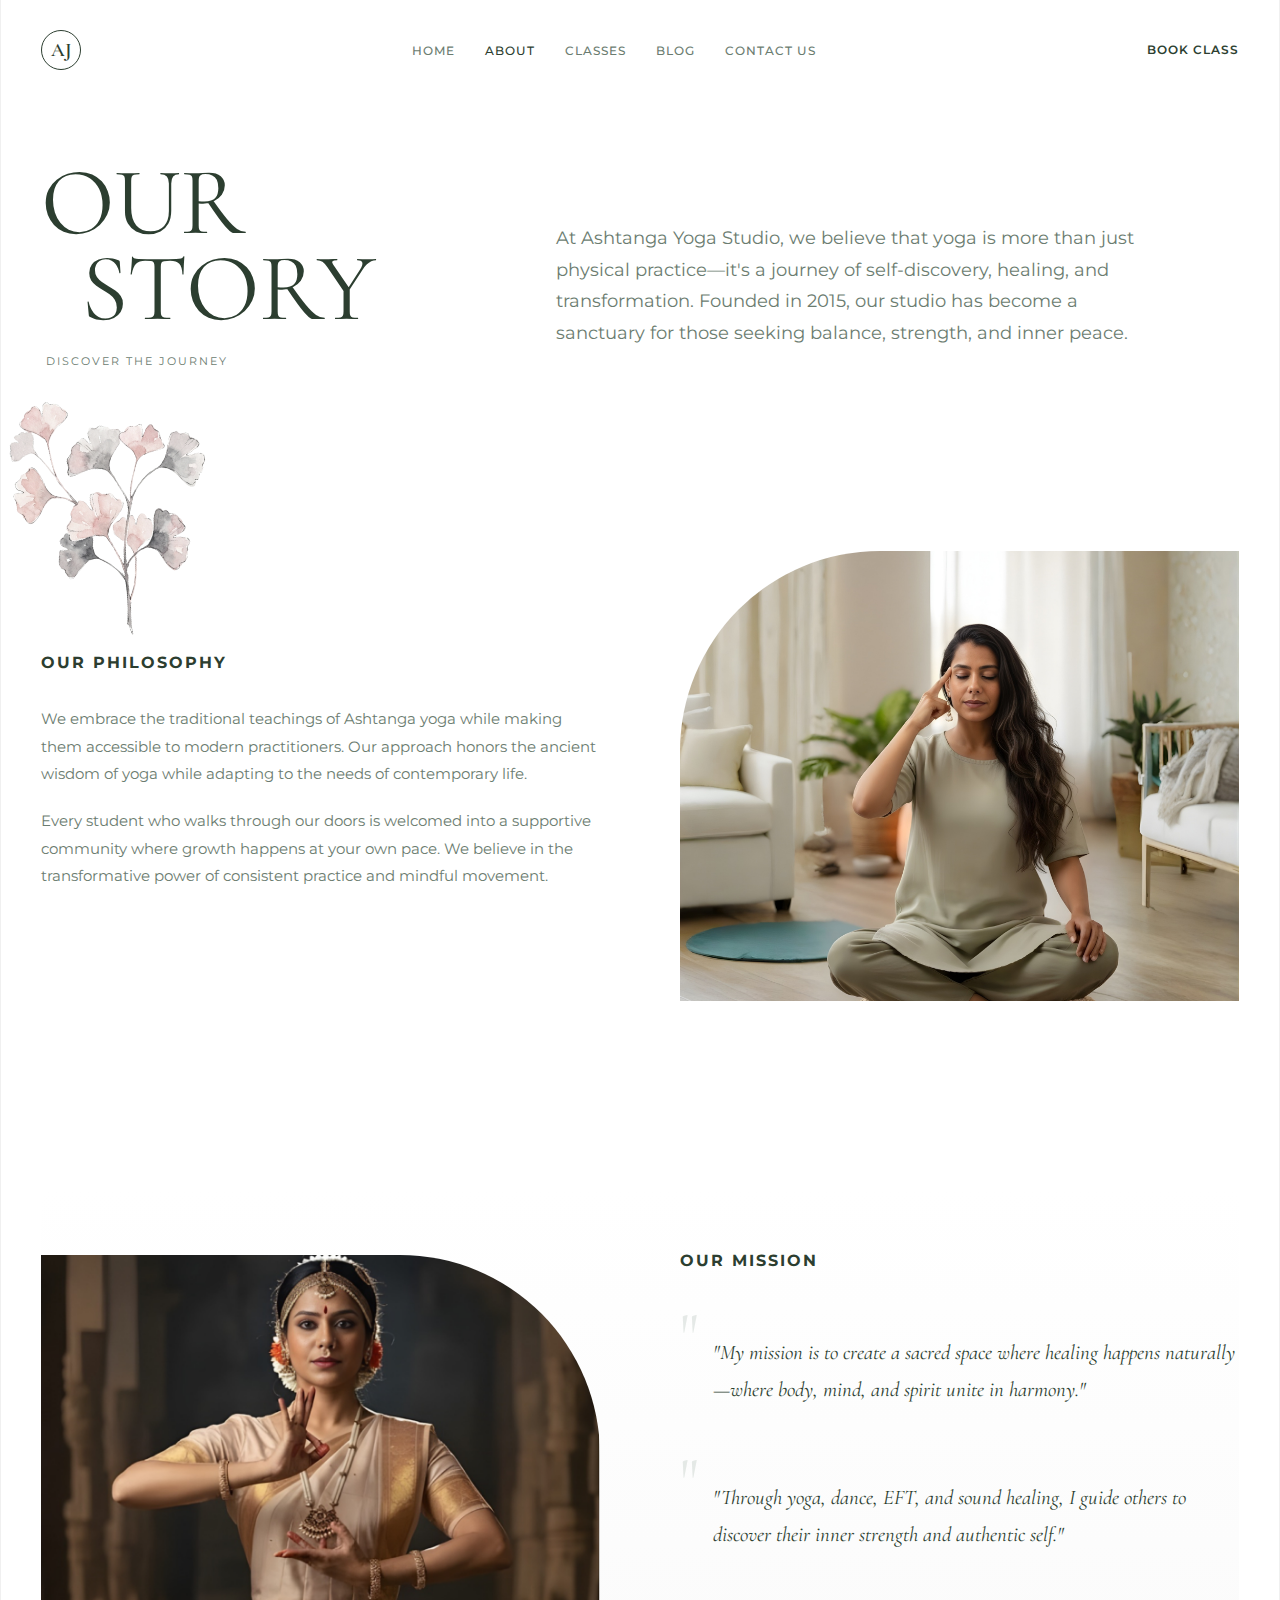
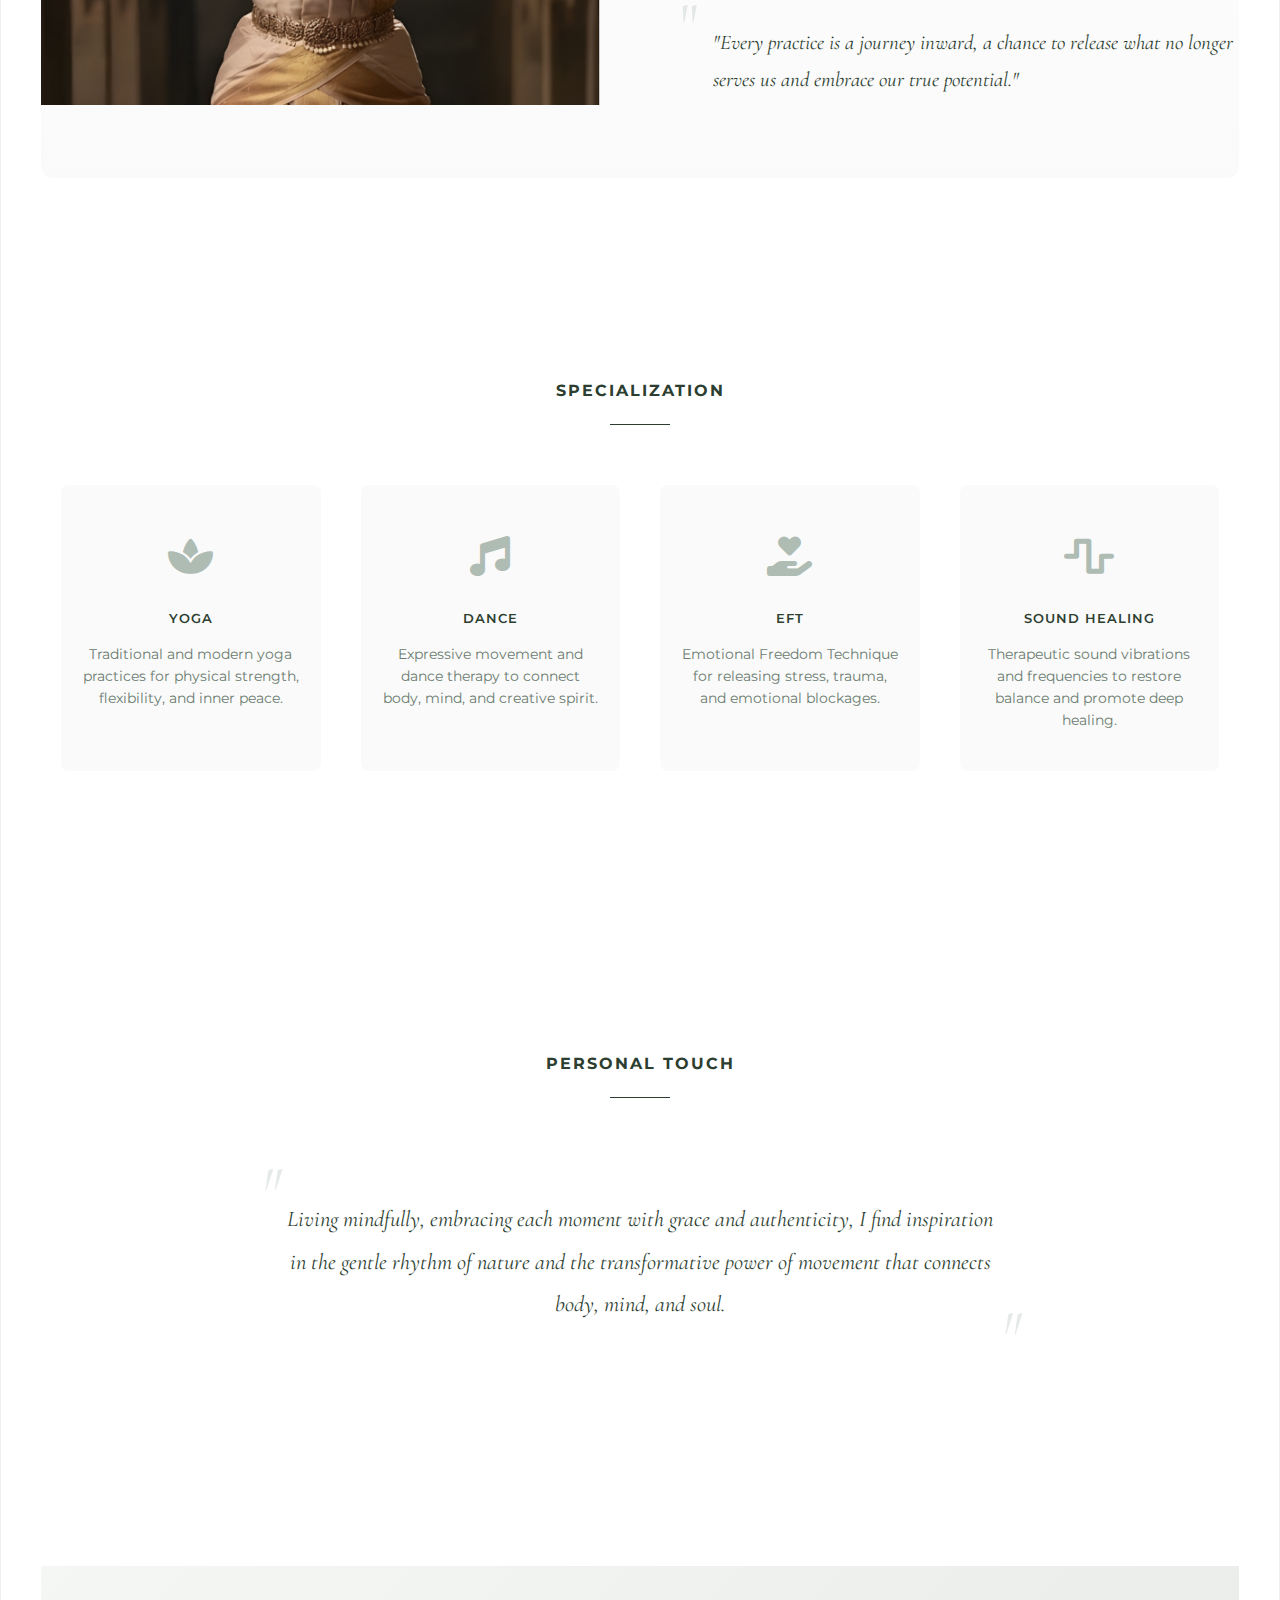
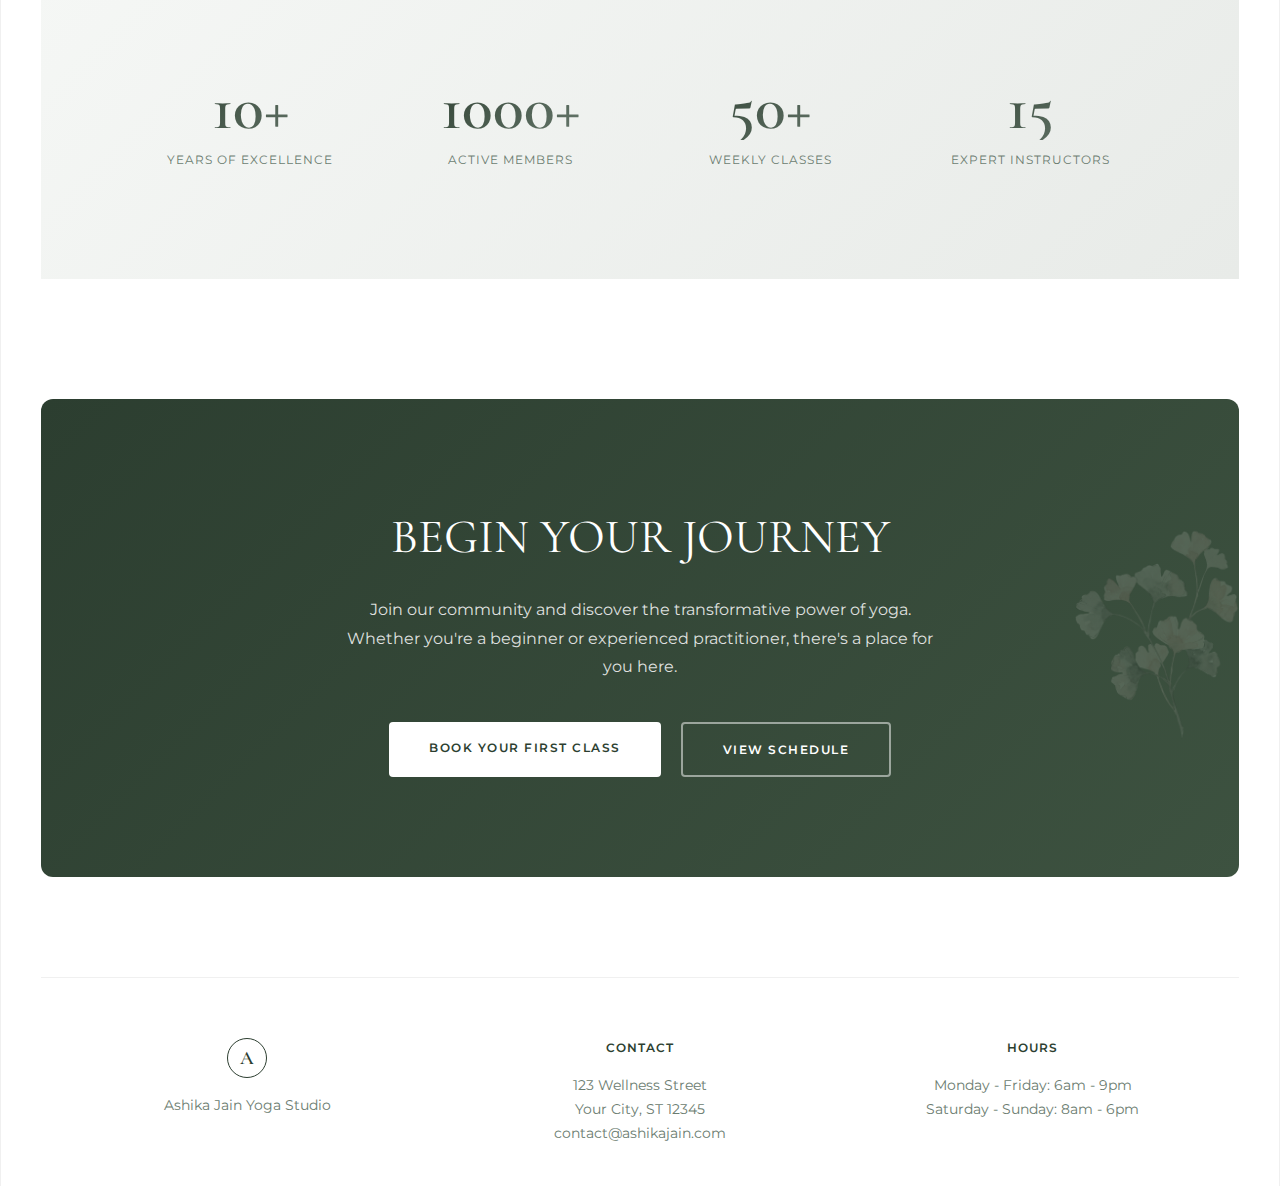
<file: about.html>
<!DOCTYPE html>
<html lang="en">

<head>
    <meta charset="UTF-8">
    <meta name="viewport" content="width=device-width, initial-scale=1.0">
    
    <!-- Primary Meta Tags -->
    <title>About Us - Ashika Jain Yoga Studio | Our Story, Philosophy & Mission</title>
    <meta name="title" content="About Us - Ashika Jain Yoga Studio | Our Story, Philosophy & Mission">
    <meta name="description" content="Learn about Ashika Jain Yoga Studio's journey, philosophy, and mission. Discover our holistic approach to wellness through yoga, dance therapy, EFT, and sound healing. Founded in 2015, we've helped thousands find balance and inner peace.">
    <meta name="keywords" content="about yoga studio, yoga philosophy, wellness mission, Ashika Jain story, holistic wellness approach, yoga studio history, yoga instructors, wellness coach">
    <meta name="author" content="Ashika Jain">
    <meta name="robots" content="index, follow">
    <meta name="language" content="English">
    
    <!-- Canonical URL -->
    <link rel="canonical" href="https://www.ashikajain.com/about.html">
    
    <!-- Open Graph / Facebook -->
    <meta property="og:type" content="website">
    <meta property="og:url" content="https://www.ashikajain.com/about.html">
    <meta property="og:title" content="About Us - Ashika Jain Yoga Studio | Our Story, Philosophy & Mission">
    <meta property="og:description" content="Learn about Ashika Jain Yoga Studio's journey, philosophy, and mission. Discover our holistic approach to wellness.">
    <meta property="og:image" content="https://www.ashikajain.com/images/eftf.png">
    <meta property="og:site_name" content="Ashika Jain Yoga Studio">
    
    <!-- Twitter -->
    <meta name="twitter:card" content="summary_large_image">
    <meta name="twitter:url" content="https://www.ashikajain.com/about.html">
    <meta name="twitter:title" content="About Us - Ashika Jain Yoga Studio">
    <meta name="twitter:description" content="Learn about Ashika Jain Yoga Studio's journey, philosophy, and mission.">
    <meta name="twitter:image" content="https://www.ashikajain.com/images/eftf.png">
    
    <!-- Favicon -->
    <link rel="icon" type="image/png" href="images/ylogo.png">
    
    <link rel="preconnect" href="https://fonts.googleapis.com">
    <link rel="preconnect" href="https://fonts.gstatic.com" crossorigin>
    <link
        href="https://fonts.googleapis.com/css2?family=Cormorant+Garamond:ital,wght@0,300;0,400;0,600;1,400&family=Montserrat:wght@300;400;500;600&display=swap"
        rel="stylesheet">
    <link rel="stylesheet" href="style.css">
    <link rel="stylesheet" href="about-style.css">
    <!-- FontAwesome for icons -->
    <link rel="stylesheet" href="https://cdnjs.cloudflare.com/ajax/libs/font-awesome/6.4.0/css/all.min.css">
    
    <!-- Schema.org Structured Data -->
    <script type="application/ld+json">
    {
      "@context": "https://schema.org",
      "@type": "AboutPage",
      "mainEntity": {
        "@type": "Organization",
        "name": "Ashika Jain Yoga Studio",
        "foundingDate": "2015",
        "founder": {
          "@type": "Person",
          "name": "Ashika Jain",
          "jobTitle": "Wellness Coach"
        },
        "description": "A holistic wellness studio offering Ashtanga Yoga, Dance Therapy, EFT Tapping, and Sound Healing. Founded in 2015, we've become a sanctuary for those seeking balance, strength, and inner peace.",
        "address": {
          "@type": "PostalAddress",
          "streetAddress": "123 Wellness Street",
          "addressLocality": "Your City",
          "addressRegion": "ST",
          "postalCode": "12345",
          "addressCountry": "US"
        },
        "aggregateRating": {
          "@type": "AggregateRating",
          "ratingValue": "4.9",
          "reviewCount": "1000"
        }
      }
    }
    </script>
</head>

<body>

    <div class="main-container">
        <!-- Header -->
        <header>
            <div class="logo">
                <div class="logo-circle">AJ</div>
            </div>
            <nav>
                <ul>
                    <li><a href="index.html">HOME</a></li>
                    <li><a href="about.html" class="active">ABOUT</a></li>
                    <li><a href="classes.html">CLASSES</a></li>
                    <li><a href="blog.html">BLOG</a></li>
                    <li><a href="contact.html">CONTACT US</a></li>
                </ul>
            </nav>
            <div class="header-actions">
                <a href="contact.html#contact-form" class="book-btn">BOOK CLASS</a>
                <div class="menu-icon" id="mobile-menu-toggle">
                    <i class="fa-solid fa-bars"></i>
                </div>
            </div>
        </header>

        <!-- Mobile Menu Overlay -->
        <div class="mobile-menu-overlay" id="mobile-menu">
            <div class="mobile-menu-content">
                <div class="mobile-menu-header">
                    <div class="logo-circle">AJ</div>
                    <button class="mobile-menu-close" id="mobile-menu-close">
                        <i class="fa-solid fa-times"></i>
                    </button>
                </div>
                <nav class="mobile-nav">
                    <ul>
                        <li><a href="index.html" class="mobile-nav-link">HOME</a></li>
                        <li><a href="about.html" class="mobile-nav-link">ABOUT</a></li>
                        <li><a href="classes.html" class="mobile-nav-link">CLASSES</a></li>
                        <li><a href="blog.html" class="mobile-nav-link">BLOG</a></li>
                        <li><a href="contact.html" class="mobile-nav-link">CONTACT US</a></li>
                    </ul>
                </nav>
                <div class="mobile-menu-footer">
                    <a href="contact.html#contact-form" class="mobile-book-btn">BOOK CLASS</a>
                </div>
            </div>
        </div>

        <!-- About Hero Section -->
        <section class="about-hero">
            <div class="about-hero-content">
                <h1>OUR<br><span class="highlight">STORY</span></h1>
                <p class="subtitle">DISCOVER THE JOURNEY</p>
                <div class="floral-decoration-left">
                    <img src="floral.png" alt="Decorative floral pattern for yoga studio">
                </div>
            </div>
            <div class="about-hero-text">
                <p class="intro-text">At Ashtanga Yoga Studio, we believe that yoga is more than just physical
                    practice—it's a journey of self-discovery, healing, and transformation. Founded in 2015, our studio
                    has become a sanctuary for those seeking balance, strength, and inner peace.</p>
            </div>
        </section>

        <!-- Philosophy Section -->
        <section class="philosophy-section">
            <div class="philosophy-content">
                <h2>OUR PHILOSOPHY</h2>
                <div class="philosophy-text">
                    <p>We embrace the traditional teachings of Ashtanga yoga while making them accessible to modern
                        practitioners. Our approach honors the ancient wisdom of yoga while adapting to the needs of
                        contemporary life.</p>
                    <p>Every student who walks through our doors is welcomed into a supportive community where growth
                        happens at your own pace. We believe in the transformative power of consistent practice and
                        mindful movement.</p>
                </div>
            </div>
            <div class="philosophy-image">
                <div class="image-frame">
                    <img src="images/eftf.png" alt="Yoga philosophy and holistic wellness practice at Ashika Jain Studio">
                </div>
            </div>
        </section>

        <!-- Mission Section -->
        <section class="mission-section">
            <div class="mission-image">
                <div class="image-frame">
                    <img src="images/dancef.png" alt="Dance therapy mission - Creating sacred space for healing and transformation">
                </div>
            </div>
            <div class="mission-content">
                <h2>OUR MISSION</h2>
                <div class="mission-thoughts">
                    <blockquote class="highlighted-thought">
                        <p class="thought-text">"My mission is to create a sacred space where healing happens naturally—where body, mind, and spirit unite in harmony."</p>
                    </blockquote>
                    <blockquote class="highlighted-thought">
                        <p class="thought-text">"Through yoga, dance, EFT, and sound healing, I guide others to discover their inner strength and authentic self."</p>
                    </blockquote>
                    <blockquote class="highlighted-thought">
                        <p class="thought-text">"Every practice is a journey inward, a chance to release what no longer serves us and embrace our true potential."</p>
                    </blockquote>
                </div>
            </div>
        </section>

        <!-- Specialization Section -->
        <section class="values-section">
            <h2 class="section-title">SPECIALIZATION</h2>
            <div class="values-grid">
                <div class="value-card">
                    <div class="value-icon">
                        <i class="fa-solid fa-spa"></i>
                    </div>
                    <h3>YOGA</h3>
                    <p>Traditional and modern yoga practices for physical strength, flexibility, and inner peace.</p>
                </div>
                <div class="value-card">
                    <div class="value-icon">
                        <i class="fa-solid fa-music"></i>
                    </div>
                    <h3>DANCE</h3>
                    <p>Expressive movement and dance therapy to connect body, mind, and creative spirit.</p>
                </div>
                <div class="value-card">
                    <div class="value-icon">
                        <i class="fa-solid fa-hand-holding-heart"></i>
                    </div>
                    <h3>EFT</h3>
                    <p>Emotional Freedom Technique for releasing stress, trauma, and emotional blockages.</p>
                </div>
                <div class="value-card">
                    <div class="value-icon">
                        <i class="fa-solid fa-wave-square"></i>
                    </div>
                    <h3>SOUND HEALING</h3>
                    <p>Therapeutic sound vibrations and frequencies to restore balance and promote deep healing.</p>
                </div>
            </div>
        </section>

        <!-- Personal Touch Section -->
        <section class="personal-touch-section">
            <h2 class="section-title">PERSONAL TOUCH</h2>
            <div class="personal-touch-content">
                <p class="personal-text">Living mindfully, embracing each moment with grace and authenticity, I find inspiration in the gentle rhythm of nature and the transformative power of movement that connects body, mind, and soul.</p>
            </div>
        </section>

        <!-- Stats Section -->
        <section class="stats-section">
            <div class="stats-grid">
                <div class="stat-item">
                    <div class="stat-number">10+</div>
                    <div class="stat-label">Years of Excellence</div>
                </div>
                <div class="stat-item">
                    <div class="stat-number">1000+</div>
                    <div class="stat-label">Active Members</div>
                </div>
                <div class="stat-item">
                    <div class="stat-number">50+</div>
                    <div class="stat-label">Weekly Classes</div>
                </div>
                <div class="stat-item">
                    <div class="stat-number">15</div>
                    <div class="stat-label">Expert Instructors</div>
                </div>
            </div>
        </section>

        <!-- CTA Section -->
        <section class="cta-section">
            <div class="cta-content">
                <h2>BEGIN YOUR JOURNEY</h2>
                <p>Join our community and discover the transformative power of yoga. Whether you're a beginner or
                    experienced practitioner, there's a place for you here.</p>
                <div class="cta-buttons">
                    <a href="contact.html#contact-form" class="cta-primary">BOOK YOUR FIRST CLASS</a>
                    <a href="classes.html#schedule" class="cta-secondary">VIEW SCHEDULE</a>
                </div>
            </div>
            <div class="floral-decoration-right">
                <img src="floral.png" alt="Decorative floral pattern for yoga studio">
            </div>
        </section>

        <!-- Footer -->
        <footer class="about-footer">
            <div class="footer-content">
                <div class="footer-section">
                    <div class="logo-circle">A</div>
                    <p>Ashika Jain Yoga Studio</p>
                </div>
                <div class="footer-section">
                    <h4>CONTACT</h4>
                    <p>123 Wellness Street<br>Your City, ST 12345<br>contact@ashikajain.com</p>
                </div>
                <div class="footer-section">
                    <h4>HOURS</h4>
                    <p>Monday - Friday: 6am - 9pm<br>Saturday - Sunday: 8am - 6pm</p>
                </div>
            </div>
        </footer>
    </div>

    <script>
        // Mobile Menu Toggle
        const mobileMenuToggle = document.getElementById('mobile-menu-toggle');
        const mobileMenu = document.getElementById('mobile-menu');
        const mobileMenuClose = document.getElementById('mobile-menu-close');
        const body = document.body;

        if (mobileMenuToggle) {
            mobileMenuToggle.addEventListener('click', () => {
                mobileMenu.classList.add('active');
                body.classList.add('menu-open');
            });
        }

        if (mobileMenuClose) {
            mobileMenuClose.addEventListener('click', () => {
                mobileMenu.classList.remove('active');
                body.classList.remove('menu-open');
            });
        }

        // Close menu when clicking on overlay (outside menu content)
        if (mobileMenu) {
            mobileMenu.addEventListener('click', (e) => {
                if (e.target === mobileMenu) {
                    mobileMenu.classList.remove('active');
                    body.classList.remove('menu-open');
                }
            });
        }

        // Close menu when clicking on a nav link
        const mobileNavLinks = document.querySelectorAll('.mobile-nav-link');
        mobileNavLinks.forEach(link => {
            link.addEventListener('click', () => {
                mobileMenu.classList.remove('active');
                body.classList.remove('menu-open');
            });
        });

        // Set active state for current page
        const currentPath = window.location.pathname;
        const currentPage = currentPath.split('/').pop() || 'index.html';
        mobileNavLinks.forEach(link => {
            const linkHref = link.getAttribute('href');
            if (linkHref === currentPage || (currentPage === '' && linkHref === 'index.html')) {
                link.classList.add('active');
            }
        });
    </script>

</body>

</html>
</file>
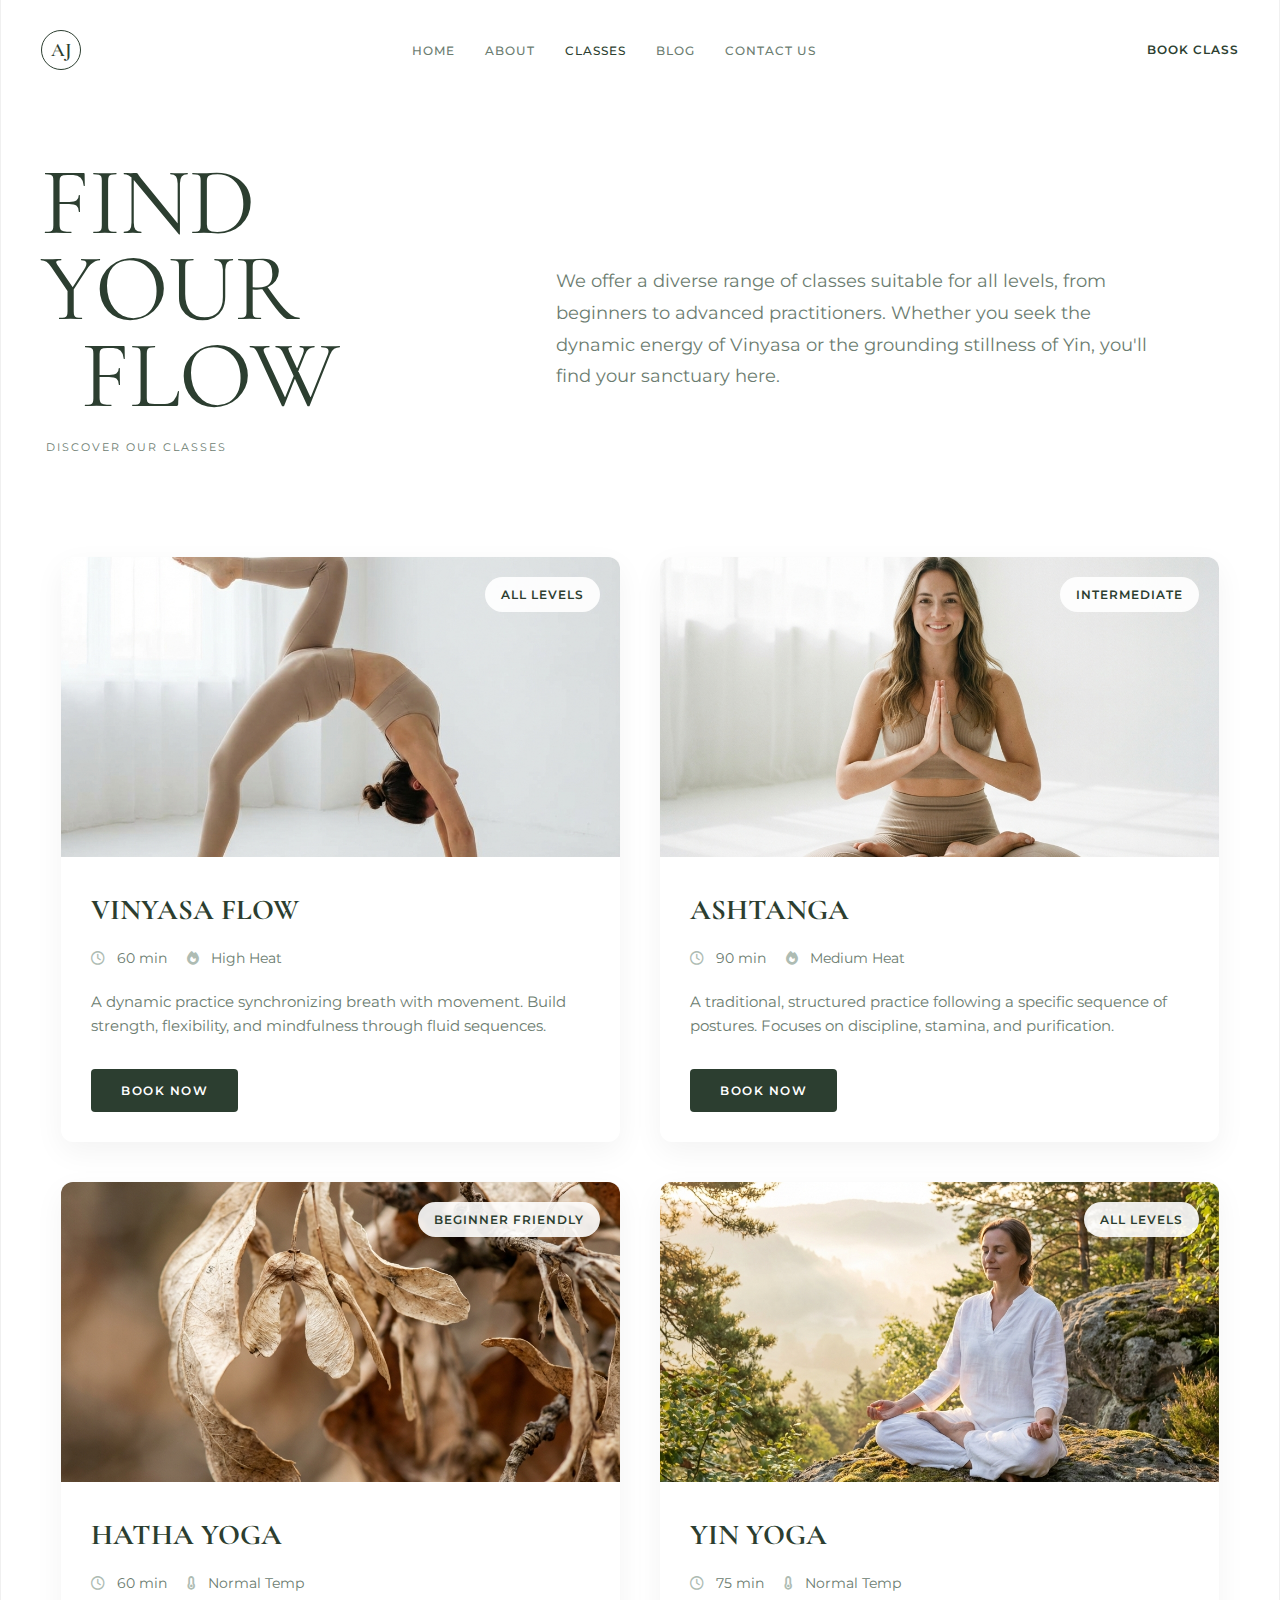
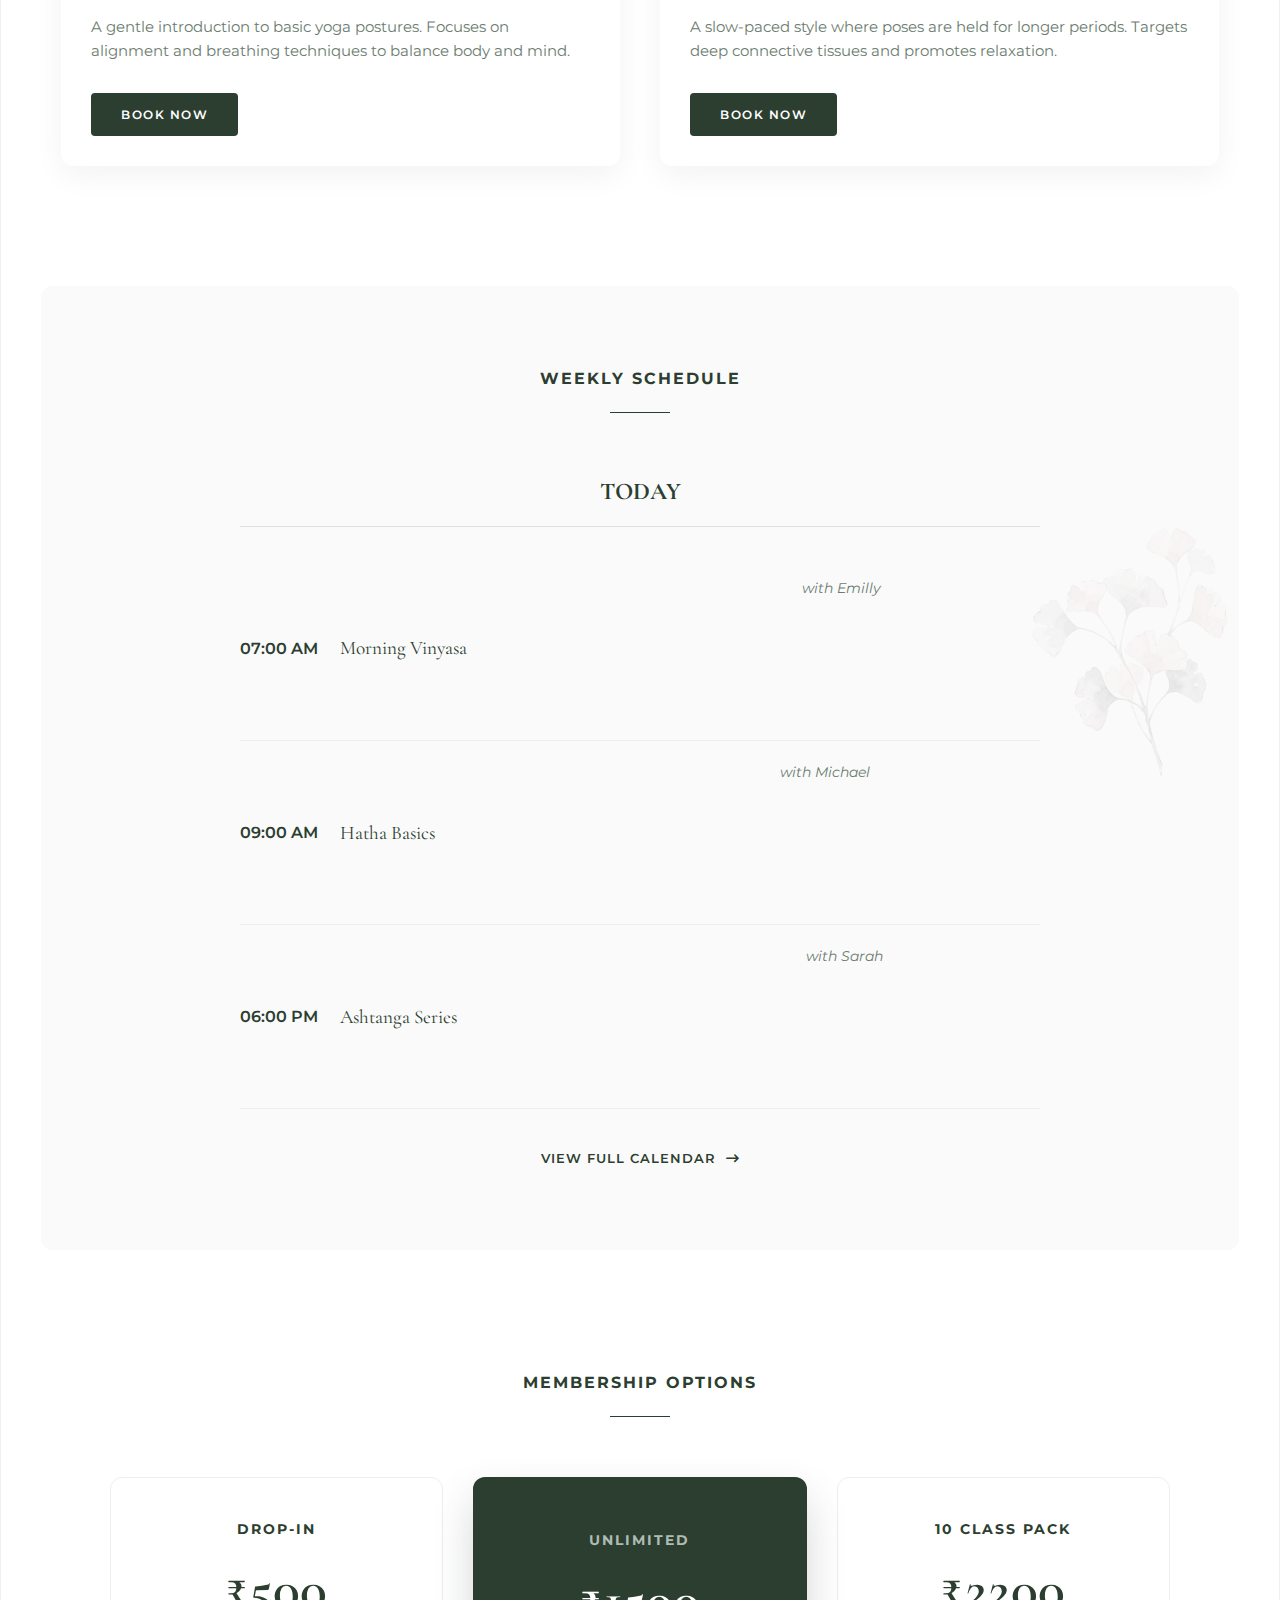
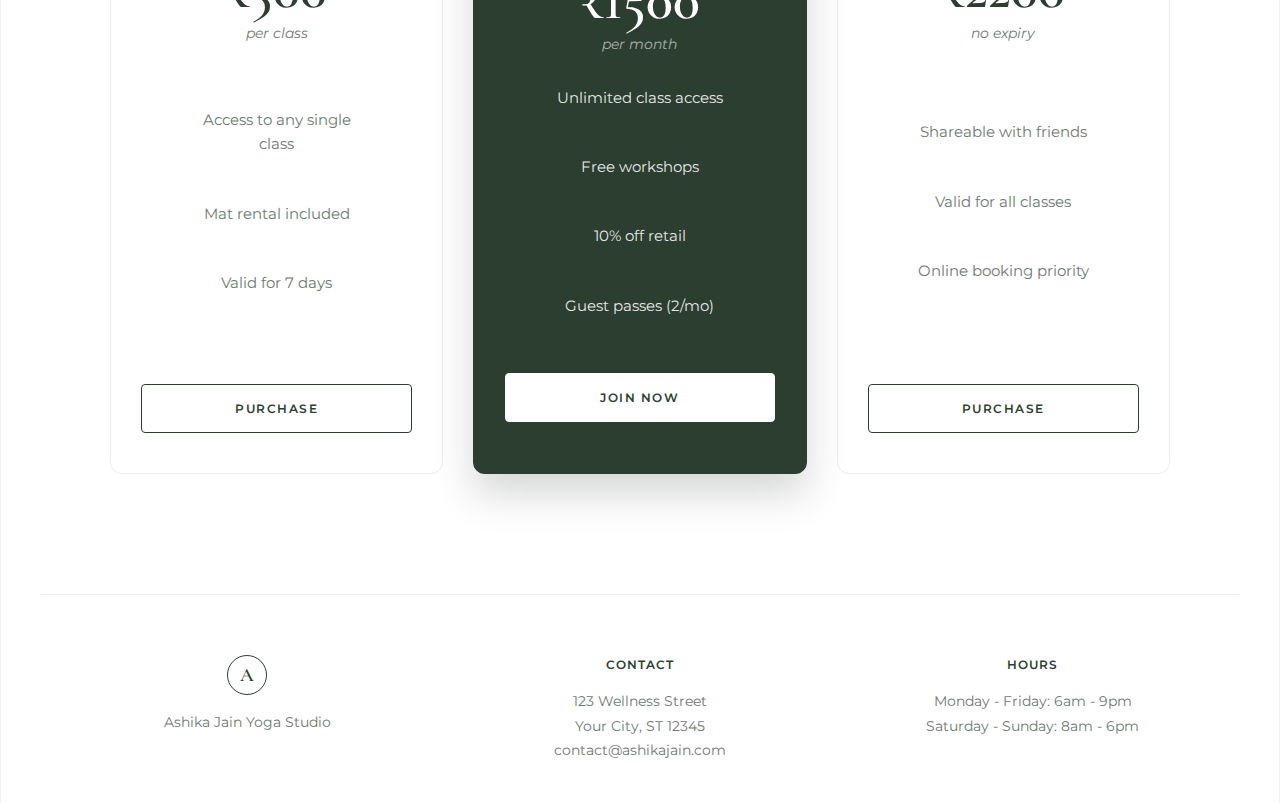
<file: classes.html>
<!DOCTYPE html>
<html lang="en">

<head>
    <meta charset="UTF-8">
    <meta name="viewport" content="width=device-width, initial-scale=1.0">
    
    <!-- Primary Meta Tags -->
    <title>Yoga Classes & Schedule - Ashika Jain Yoga Studio | Vinyasa, Ashtanga, Hatha, Yin</title>
    <meta name="title" content="Yoga Classes & Schedule - Ashika Jain Yoga Studio | Vinyasa, Ashtanga, Hatha, Yin">
    <meta name="description" content="Explore our variety of yoga classes including Vinyasa Flow, Ashtanga, Hatha, and Yin Yoga. Find the perfect class for your level. View schedule and pricing. Book your class today.">
    <meta name="keywords" content="yoga classes, vinyasa yoga, ashtanga yoga, hatha yoga, yin yoga, yoga schedule, yoga pricing, yoga membership, yoga classes near me, yoga studio classes">
    <meta name="author" content="Ashika Jain">
    <meta name="robots" content="index, follow">
    <meta name="language" content="English">
    
    <!-- Canonical URL -->
    <link rel="canonical" href="https://www.ashikajain.com/classes.html">
    
    <!-- Open Graph / Facebook -->
    <meta property="og:type" content="website">
    <meta property="og:url" content="https://www.ashikajain.com/classes.html">
    <meta property="og:title" content="Yoga Classes & Schedule - Ashika Jain Yoga Studio">
    <meta property="og:description" content="Explore our variety of yoga classes including Vinyasa, Ashtanga, Hatha, and Yin Yoga. Book your class today.">
    <meta property="og:image" content="https://www.ashikajain.com/hero.png">
    <meta property="og:site_name" content="Ashika Jain Yoga Studio">
    
    <!-- Twitter -->
    <meta name="twitter:card" content="summary_large_image">
    <meta name="twitter:url" content="https://www.ashikajain.com/classes.html">
    <meta name="twitter:title" content="Yoga Classes & Schedule - Ashika Jain Yoga Studio">
    <meta name="twitter:description" content="Explore our variety of yoga classes. Find the perfect class for your level and book today.">
    <meta name="twitter:image" content="https://www.ashikajain.com/hero.png">
    
    <!-- Favicon -->
    <link rel="icon" type="image/png" href="images/ylogo.png">
    
    <link rel="preconnect" href="https://fonts.googleapis.com">
    <link rel="preconnect" href="https://fonts.gstatic.com" crossorigin>
    <link
        href="https://fonts.googleapis.com/css2?family=Cormorant+Garamond:ital,wght@0,300;0,400;0,600;1,400&family=Montserrat:wght@300;400;500;600&display=swap"
        rel="stylesheet">
    <link rel="stylesheet" href="style.css">
    <link rel="stylesheet" href="classes-style.css">
    <!-- FontAwesome for icons -->
    <link rel="stylesheet" href="https://cdnjs.cloudflare.com/ajax/libs/font-awesome/6.4.0/css/all.min.css">
    
    <!-- Schema.org Structured Data -->
    <script type="application/ld+json">
    {
      "@context": "https://schema.org",
      "@type": "Service",
      "serviceType": "Yoga Classes",
      "provider": {
        "@type": "YogaStudio",
        "name": "Ashika Jain Yoga Studio",
        "address": {
          "@type": "PostalAddress",
          "streetAddress": "123 Wellness Street",
          "addressLocality": "Your City",
          "addressRegion": "ST",
          "postalCode": "12345",
          "addressCountry": "US"
        }
      },
      "areaServed": {
        "@type": "City",
        "name": "Your City"
      },
      "hasOfferCatalog": {
        "@type": "OfferCatalog",
        "name": "Yoga Classes",
        "itemListElement": [
          {
            "@type": "Offer",
            "itemOffered": {
              "@type": "Service",
              "name": "Vinyasa Flow",
              "description": "A dynamic practice synchronizing breath with movement. Build strength, flexibility, and mindfulness through fluid sequences.",
              "duration": "PT60M"
            }
          },
          {
            "@type": "Offer",
            "itemOffered": {
              "@type": "Service",
              "name": "Ashtanga",
              "description": "A traditional, structured practice following a specific sequence of postures. Focuses on discipline, stamina, and purification.",
              "duration": "PT90M"
            }
          },
          {
            "@type": "Offer",
            "itemOffered": {
              "@type": "Service",
              "name": "Hatha Yoga",
              "description": "A gentle introduction to basic yoga postures. Focuses on alignment and breathing techniques to balance body and mind.",
              "duration": "PT60M"
            }
          },
          {
            "@type": "Offer",
            "itemOffered": {
              "@type": "Service",
              "name": "Yin Yoga",
              "description": "A slow-paced style where poses are held for longer periods. Targets deep connective tissues and promotes relaxation.",
              "duration": "PT75M"
            }
          }
        ]
      }
    }
    </script>
</head>

<body>

    <div class="main-container">
        <!-- Header -->
        <header>
            <div class="logo">
                <div class="logo-circle">AJ</div>
            </div>
            <nav>
                <ul>
                    <li><a href="index.html">HOME</a></li>
                    <li><a href="about.html">ABOUT</a></li>
                    <li><a href="classes.html" class="active">CLASSES</a></li>
                    <li><a href="blog.html">BLOG</a></li>
                    <li><a href="contact.html">CONTACT US</a></li>
                </ul>
            </nav>
            <div class="header-actions">
                <a href="contact.html#contact-form" class="book-btn">BOOK CLASS</a>
                <div class="menu-icon" id="mobile-menu-toggle">
                    <i class="fa-solid fa-bars"></i>
                </div>
            </div>
        </header>

        <!-- Mobile Menu Overlay -->
        <div class="mobile-menu-overlay" id="mobile-menu">
            <div class="mobile-menu-content">
                <div class="mobile-menu-header">
                    <div class="logo-circle">AJ</div>
                    <button class="mobile-menu-close" id="mobile-menu-close">
                        <i class="fa-solid fa-times"></i>
                    </button>
                </div>
                <nav class="mobile-nav">
                    <ul>
                        <li><a href="index.html" class="mobile-nav-link">HOME</a></li>
                        <li><a href="about.html" class="mobile-nav-link">ABOUT</a></li>
                        <li><a href="classes.html" class="mobile-nav-link">CLASSES</a></li>
                        <li><a href="blog.html" class="mobile-nav-link">BLOG</a></li>
                        <li><a href="contact.html" class="mobile-nav-link">CONTACT US</a></li>
                    </ul>
                </nav>
                <div class="mobile-menu-footer">
                    <a href="contact.html#contact-form" class="mobile-book-btn">BOOK CLASS</a>
                </div>
            </div>
        </div>

        <!-- Classes Hero Section -->
        <section class="classes-hero">
            <div class="classes-hero-content">
                <h1>FIND YOUR<br><span class="highlight">FLOW</span></h1>
                <p class="subtitle">DISCOVER OUR CLASSES</p>
                <!-- <div class="floral-decoration-left">
                    <img src="floral.png" alt="Floral Decoration">
                </div> -->
            </div>
            <div class="classes-hero-text">
                <p class="intro-text">We offer a diverse range of classes suitable for all levels, from beginners to
                    advanced practitioners. Whether you seek the dynamic energy of Vinyasa or the grounding stillness of
                    Yin, you'll find your sanctuary here.</p>
            </div>
        </section>

        <!-- Classes Grid Section -->
        <section class="classes-list">
            <div class="class-card">
                <div class="class-image">
                    <img src="hero.png" alt="Vinyasa Flow Yoga Class - Dynamic breath-synchronized movement practice">
                    <div class="class-level">All Levels</div>
                </div>
                <div class="class-info">
                    <h3>VINYASA FLOW</h3>
                    <div class="class-meta">
                        <span><i class="fa-regular fa-clock"></i> 60 min</span>
                        <span><i class="fa-solid fa-fire"></i> High Heat</span>
                    </div>
                    <p>A dynamic practice synchronizing breath with movement. Build strength, flexibility, and
                        mindfulness through fluid sequences.</p>
                    <a href="#" class="book-class-btn">BOOK NOW</a>
                </div>
            </div>

            <div class="class-card">
                <div class="class-image">
                    <img src="seated.png" alt="Ashtanga Yoga Class - Traditional structured sequence practice">
                    <div class="class-level">Intermediate</div>
                </div>
                <div class="class-info">
                    <h3>ASHTANGA</h3>
                    <div class="class-meta">
                        <span><i class="fa-regular fa-clock"></i> 90 min</span>
                        <span><i class="fa-solid fa-fire"></i> Medium Heat</span>
                    </div>
                    <p>A traditional, structured practice following a specific sequence of postures. Focuses on
                        discipline, stamina, and purification.</p>
                    <a href="#" class="book-class-btn">BOOK NOW</a>
                </div>
            </div>

            <div class="class-card">
                <div class="class-image">
                    <img src="nature.png" alt="Hatha Yoga Class - Gentle introduction to basic yoga postures">
                    <div class="class-level">Beginner Friendly</div>
                </div>
                <div class="class-info">
                    <h3>HATHA YOGA</h3>
                    <div class="class-meta">
                        <span><i class="fa-regular fa-clock"></i> 60 min</span>
                        <span><i class="fa-solid fa-temperature-empty"></i> Normal Temp</span>
                    </div>
                    <p>A gentle introduction to basic yoga postures. Focuses on alignment and breathing techniques to
                        balance body and mind.</p>
                    <a href="#" class="book-class-btn">BOOK NOW</a>
                </div>
            </div>

            <div class="class-card">
                <div class="class-image">
                    <img src="instructor.png" alt="Yin Yoga Class - Slow-paced deep stretching and relaxation practice">
                    <div class="class-level">All Levels</div>
                </div>
                <div class="class-info">
                    <h3>YIN YOGA</h3>
                    <div class="class-meta">
                        <span><i class="fa-regular fa-clock"></i> 75 min</span>
                        <span><i class="fa-solid fa-temperature-empty"></i> Normal Temp</span>
                    </div>
                    <p>A slow-paced style where poses are held for longer periods. Targets deep connective tissues and
                        promotes relaxation.</p>
                    <a href="#" class="book-class-btn">BOOK NOW</a>
                </div>
            </div>
        </section>

        <!-- Schedule Preview (Simplified) -->
        <section id="schedule" class="schedule-preview">
            <h2 class="section-title">WEEKLY SCHEDULE</h2>
            <div class="schedule-container">
                <div class="schedule-day">
                    <h4>TODAY</h4>
                    <ul class="day-classes">
                        <li>
                            <span class="time">07:00 AM</span>
                            <span class="name">Morning Vinyasa</span>
                            <span class="instructor">with Emilly</span>
                        </li>
                        <li>
                            <span class="time">09:00 AM</span>
                            <span class="name">Hatha Basics</span>
                            <span class="instructor">with Michael</span>
                        </li>
                        <li>
                            <span class="time">06:00 PM</span>
                            <span class="name">Ashtanga Series</span>
                            <span class="instructor">with Sarah</span>
                        </li>
                    </ul>
                    <a href="#" class="view-full-schedule">VIEW FULL CALENDAR <i
                            class="fa-solid fa-arrow-right-long"></i></a>
                </div>
            </div>
            <div class="floral-decoration-right">
                <img src="floral.png" alt="Decorative floral pattern for yoga studio">
            </div>
        </section>

        <!-- Pricing Section -->
        <section class="pricing-section">
            <h2 class="section-title">MEMBERSHIP OPTIONS</h2>
            <div class="pricing-grid">
                <div class="pricing-card">
                    <h3>DROP-IN</h3>
                    <div class="price">₹500</div>
                    <p class="period">per class</p>
                    <ul class="features">
                        <li>Access to any single class</li>
                        <li>Mat rental included</li>
                        <li>Valid for 7 days</li>
                    </ul>
                    <a href="#" class="pricing-btn">PURCHASE</a>
                </div>
                <div class="pricing-card featured">
                    <h3>UNLIMITED</h3>
                    <div class="price">₹1500</div>
                    <p class="period">per month</p>
                    <ul class="features">
                        <li>Unlimited class access</li>
                        <li>Free workshops</li>
                        <li>10% off retail</li>
                        <li>Guest passes (2/mo)</li>
                    </ul>
                    <a href="#" class="pricing-btn primary">JOIN NOW</a>
                </div>
                <div class="pricing-card">
                    <h3>10 CLASS PACK</h3>
                    <div class="price">₹2200</div>
                    <p class="period">no expiry</p>
                    <ul class="features">
                        <li>Shareable with friends</li>
                        <li>Valid for all classes</li>
                        <li>Online booking priority</li>
                    </ul>
                    <a href="#" class="pricing-btn">PURCHASE</a>
                </div>
            </div>
        </section>

        <!-- Footer -->
        <footer class="about-footer">
            <div class="footer-content">
                <div class="footer-section">
                    <div class="logo-circle">A</div>
                    <p>Ashika Jain Yoga Studio</p>
                </div>
                <div class="footer-section">
                    <h4>CONTACT</h4>
                    <p>123 Wellness Street<br>Your City, ST 12345<br>contact@ashikajain.com</p>
                </div>
                <div class="footer-section">
                    <h4>HOURS</h4>
                    <p>Monday - Friday: 6am - 9pm<br>Saturday - Sunday: 8am - 6pm</p>
                </div>
            </div>
        </footer>
    </div>

    <script>
        // Mobile Menu Toggle
        const mobileMenuToggle = document.getElementById('mobile-menu-toggle');
        const mobileMenu = document.getElementById('mobile-menu');
        const mobileMenuClose = document.getElementById('mobile-menu-close');
        const body = document.body;

        if (mobileMenuToggle) {
            mobileMenuToggle.addEventListener('click', () => {
                mobileMenu.classList.add('active');
                body.classList.add('menu-open');
            });
        }

        if (mobileMenuClose) {
            mobileMenuClose.addEventListener('click', () => {
                mobileMenu.classList.remove('active');
                body.classList.remove('menu-open');
            });
        }

        // Close menu when clicking on overlay (outside menu content)
        if (mobileMenu) {
            mobileMenu.addEventListener('click', (e) => {
                if (e.target === mobileMenu) {
                    mobileMenu.classList.remove('active');
                    body.classList.remove('menu-open');
                }
            });
        }

        // Close menu when clicking on a nav link
        const mobileNavLinks = document.querySelectorAll('.mobile-nav-link');
        mobileNavLinks.forEach(link => {
            link.addEventListener('click', () => {
                mobileMenu.classList.remove('active');
                body.classList.remove('menu-open');
            });
        });

        // Set active state for current page
        const currentPath = window.location.pathname;
        const currentPage = currentPath.split('/').pop() || 'index.html';
        mobileNavLinks.forEach(link => {
            const linkHref = link.getAttribute('href');
            if (linkHref === currentPage || (currentPage === '' && linkHref === 'index.html')) {
                link.classList.add('active');
            }
        });
    </script>

</body>

</html>
</file>
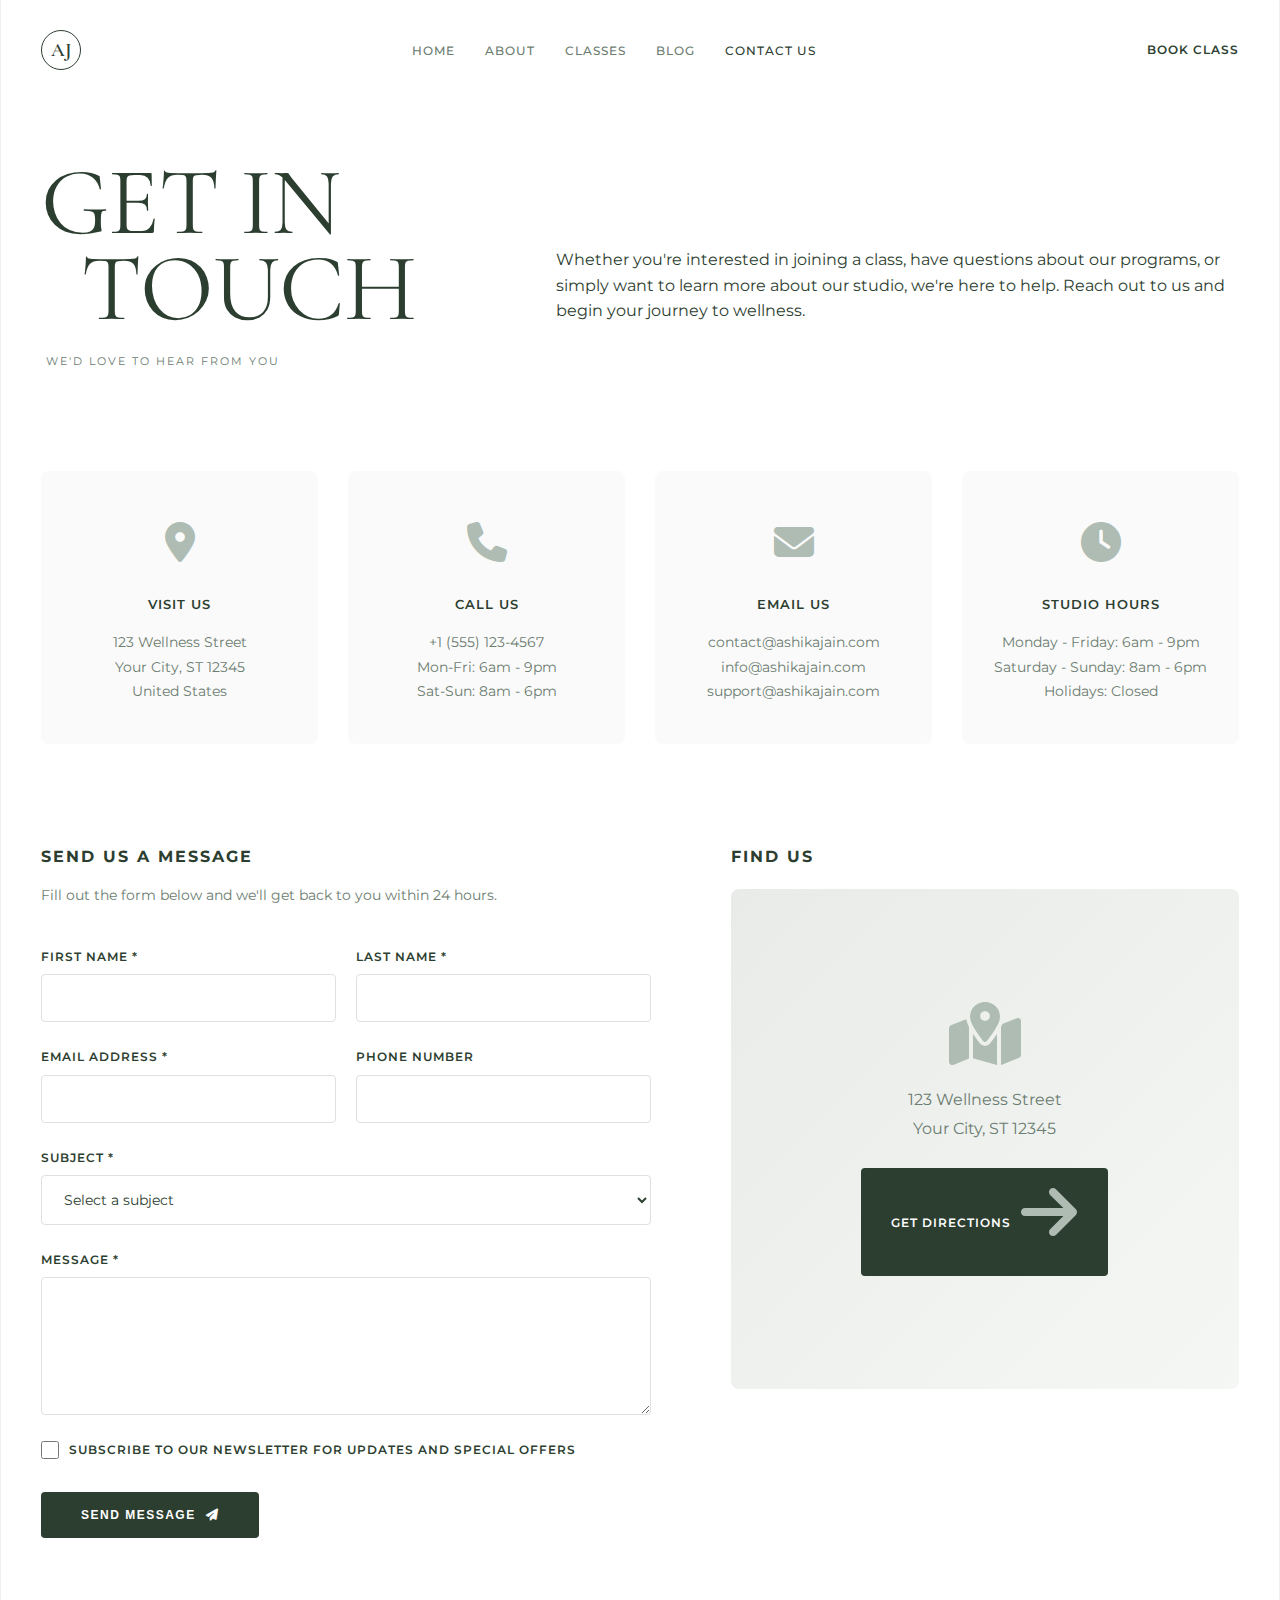
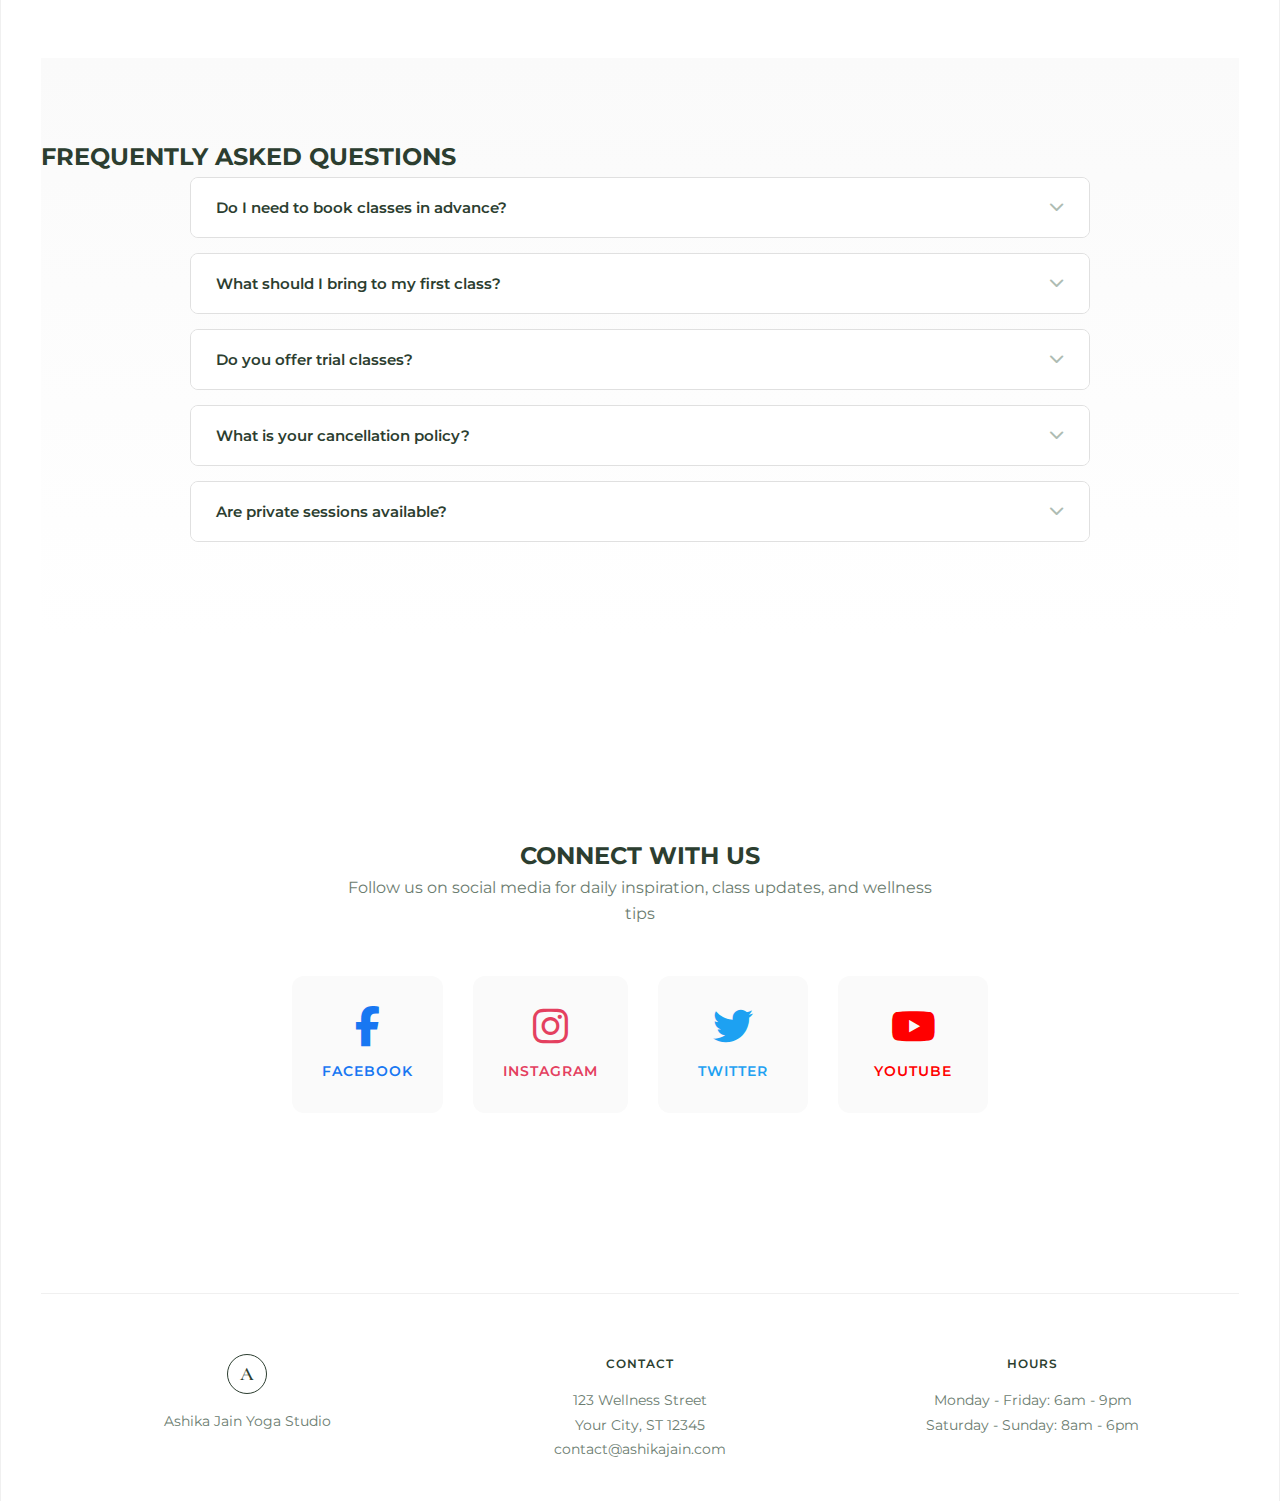
<file: contact.html>
<!DOCTYPE html>
<html lang="en">

<head>
    <meta charset="UTF-8">
    <meta name="viewport" content="width=device-width, initial-scale=1.0">
    
    <!-- Primary Meta Tags -->
    <title>Contact Us - Ashika Jain Yoga Studio | Book a Class Today</title>
    <meta name="title" content="Contact Us - Ashika Jain Yoga Studio | Book a Class Today">
    <meta name="description" content="Contact Ashika Jain Yoga Studio to book a class, ask questions, or visit our location. We're here to help you on your yoga and wellness journey. Call, email, or visit us today.">
    <meta name="keywords" content="contact yoga studio, book yoga class, yoga studio location, yoga studio hours, yoga studio phone number, yoga studio email, yoga studio address">
    <meta name="author" content="Ashika Jain">
    <meta name="robots" content="index, follow">
    <meta name="language" content="English">
    
    <!-- Canonical URL -->
    <link rel="canonical" href="https://www.ashikajain.com/contact.html">
    
    <!-- Open Graph / Facebook -->
    <meta property="og:type" content="website">
    <meta property="og:url" content="https://www.ashikajain.com/contact.html">
    <meta property="og:title" content="Contact Us - Ashika Jain Yoga Studio">
    <meta property="og:description" content="Contact Ashika Jain Yoga Studio to book a class or ask questions. We're here to help you on your wellness journey.">
    <meta property="og:image" content="https://www.ashikajain.com/images/yogaf.png">
    <meta property="og:site_name" content="Ashika Jain Yoga Studio">
    
    <!-- Twitter -->
    <meta name="twitter:card" content="summary_large_image">
    <meta name="twitter:url" content="https://www.ashikajain.com/contact.html">
    <meta name="twitter:title" content="Contact Us - Ashika Jain Yoga Studio">
    <meta name="twitter:description" content="Contact us to book a class or ask questions about our yoga and wellness services.">
    <meta name="twitter:image" content="https://www.ashikajain.com/images/yogaf.png">
    
    <!-- Favicon -->
    <link rel="icon" type="image/png" href="images/ylogo.png">
    
    <link rel="preconnect" href="https://fonts.googleapis.com">
    <link rel="preconnect" href="https://fonts.gstatic.com" crossorigin>
    <link
        href="https://fonts.googleapis.com/css2?family=Cormorant+Garamond:ital,wght@0,300;0,400;0,600;1,400&family=Montserrat:wght@300;400;500;600&display=swap"
        rel="stylesheet">
    <link rel="stylesheet" href="style.css">
    <link rel="stylesheet" href="contact-style.css">
    <!-- FontAwesome for icons -->
    <link rel="stylesheet" href="https://cdnjs.cloudflare.com/ajax/libs/font-awesome/6.4.0/css/all.min.css">
    
    <!-- Schema.org Structured Data -->
    <script type="application/ld+json">
    {
      "@context": "https://schema.org",
      "@type": "ContactPage",
      "mainEntity": {
        "@type": "YogaStudio",
        "name": "Ashika Jain Yoga Studio",
        "address": {
          "@type": "PostalAddress",
          "streetAddress": "123 Wellness Street",
          "addressLocality": "Your City",
          "addressRegion": "ST",
          "postalCode": "12345",
          "addressCountry": "US"
        },
        "telephone": "+1-555-123-4567",
        "email": "contact@ashikajain.com",
        "openingHoursSpecification": [
          {
            "@type": "OpeningHoursSpecification",
            "dayOfWeek": ["Monday", "Tuesday", "Wednesday", "Thursday", "Friday"],
            "opens": "06:00",
            "closes": "21:00"
          },
          {
            "@type": "OpeningHoursSpecification",
            "dayOfWeek": ["Saturday", "Sunday"],
            "opens": "08:00",
            "closes": "18:00"
          }
        ],
        "url": "https://www.ashikajain.com"
      }
    }
    </script>
</head>

<body>

    <div class="main-container">
        <!-- Header -->
        <header>
            <div class="logo">
                <div class="logo-circle">AJ</div>
            </div>
            <nav>
                <ul>
                    <li><a href="index.html">HOME</a></li>
                    <li><a href="about.html">ABOUT</a></li>
                    <li><a href="classes.html">CLASSES</a></li>
                    <li><a href="blog.html">BLOG</a></li>
                    <li><a href="contact.html" class="active">CONTACT US</a></li>
                </ul>
            </nav>
            <div class="header-actions">
                <a href="contact.html#contact-form" class="book-btn">BOOK CLASS</a>
                <div class="menu-icon" id="mobile-menu-toggle">
                    <i class="fa-solid fa-bars"></i>
                </div>
            </div>
        </header>

        <!-- Mobile Menu Overlay -->
        <div class="mobile-menu-overlay" id="mobile-menu">
            <div class="mobile-menu-content">
                <div class="mobile-menu-header">
                    <div class="logo-circle">AJ</div>
                    <button class="mobile-menu-close" id="mobile-menu-close">
                        <i class="fa-solid fa-times"></i>
                    </button>
                </div>
                <nav class="mobile-nav">
                    <ul>
                        <li><a href="index.html" class="mobile-nav-link">HOME</a></li>
                        <li><a href="about.html" class="mobile-nav-link">ABOUT</a></li>
                        <li><a href="classes.html" class="mobile-nav-link">CLASSES</a></li>
                        <li><a href="blog.html" class="mobile-nav-link">BLOG</a></li>
                        <li><a href="contact.html" class="mobile-nav-link">CONTACT US</a></li>
                    </ul>
                </nav>
                <div class="mobile-menu-footer">
                    <a href="contact.html#contact-form" class="mobile-book-btn">BOOK CLASS</a>
                </div>
            </div>
        </div>

        <!-- Contact Hero Section -->
        <section class="contact-hero">
            <div class="contact-hero-content">
                <h1>GET IN<br><span class="highlight">TOUCH</span></h1>
                <p class="subtitle">WE'D LOVE TO HEAR FROM YOU</p>
                <!-- <div class="floral-decoration-left">
                    <img src="floral.png" alt="Floral Decoration">
                </div> -->
            </div>
            <div class="contact-hero-text">
                <p class="intro-text">Whether you're interested in joining a class, have questions about our programs,
                    or
                    simply want to learn more about our studio, we're here to help. Reach out to us and begin your
                    journey to wellness.</p>
            </div>
        </section>

        <!-- Contact Info Cards -->
        <section class="contact-info-section">
            <div class="contact-info-grid">
                <div class="info-card">
                    <div class="info-icon">
                        <i class="fa-solid fa-location-dot"></i>
                    </div>
                    <h3>VISIT US</h3>
                    <p>123 Wellness Street<br>Your City, ST 12345<br>United States</p>
                </div>
                <div class="info-card">
                    <div class="info-icon">
                        <i class="fa-solid fa-phone"></i>
                    </div>
                    <h3>CALL US</h3>
                    <p>+1 (555) 123-4567<br>Mon-Fri: 6am - 9pm<br>Sat-Sun: 8am - 6pm</p>
                </div>
                <div class="info-card">
                    <div class="info-icon">
                        <i class="fa-solid fa-envelope"></i>
                    </div>
                    <h3>EMAIL US</h3>
                    <p>contact@ashikajain.com<br>info@ashikajain.com<br>support@ashikajain.com</p>
                </div>
                <div class="info-card">
                    <div class="info-icon">
                        <i class="fa-solid fa-clock"></i>
                    </div>
                    <h3>STUDIO HOURS</h3>
                    <p>Monday - Friday: 6am - 9pm<br>Saturday - Sunday: 8am - 6pm<br>Holidays: Closed</p>
                </div>
            </div>
        </section>

        <!-- Contact Form & Map Section -->
        <section id="contact-form" class="contact-form-section">
            <div class="form-container">
                <h2>SEND US A MESSAGE</h2>
                <p class="form-description">Fill out the form below and we'll get back to you within 24 hours.</p>

                <form id="contactForm" class="contact-form">
                    <div class="form-row">
                        <div class="form-group">
                            <label for="firstName">First Name *</label>
                            <input type="text" id="firstName" name="firstName" required>
                        </div>
                        <div class="form-group">
                            <label for="lastName">Last Name *</label>
                            <input type="text" id="lastName" name="lastName" required>
                        </div>
                    </div>

                    <div class="form-row">
                        <div class="form-group">
                            <label for="email">Email Address *</label>
                            <input type="email" id="email" name="email" required>
                        </div>
                        <div class="form-group">
                            <label for="phone">Phone Number</label>
                            <input type="tel" id="phone" name="phone">
                        </div>
                    </div>

                    <div class="form-group">
                        <label for="subject">Subject *</label>
                        <select id="subject" name="subject" required>
                            <option value="">Select a subject</option>
                            <option value="class-inquiry">Class Inquiry</option>
                            <option value="membership">Membership Information</option>
                            <option value="private-session">Private Session Request</option>
                            <option value="workshop">Workshop Information</option>
                            <option value="feedback">Feedback</option>
                            <option value="other">Other</option>
                        </select>
                    </div>

                    <div class="form-group">
                        <label for="message">Message *</label>
                        <textarea id="message" name="message" rows="6" required></textarea>
                    </div>

                    <div class="form-group checkbox-group">
                        <label class="checkbox-label">
                            <input type="checkbox" id="newsletter" name="newsletter">
                            <span>Subscribe to our newsletter for updates and special offers</span>
                        </label>
                    </div>

                    <button type="submit" class="submit-btn">
                        SEND MESSAGE
                        <i class="fa-solid fa-paper-plane"></i>
                    </button>

                    <div class="form-message" id="formMessage"></div>
                </form>
            </div>

            <div class="map-container">
                <h2>FIND US</h2>
                <div class="map-placeholder">
                    <div class="map-overlay">
                        <i class="fa-solid fa-map-location-dot"></i>
                        <p>123 Wellness Street<br>Your City, ST 12345</p>
                        <a href="https://maps.google.com" target="_blank" class="directions-btn">
                            GET DIRECTIONS
                            <i class="fa-solid fa-arrow-right"></i>
                        </a>
                    </div>
                </div>
            </div>
        </section>

        <!-- FAQ Section -->
        <section class="faq-section">
            <h2 class="section-title">FREQUENTLY ASKED QUESTIONS</h2>
            <div class="faq-container">
                <div class="faq-item">
                    <button class="faq-question">
                        <span>Do I need to book classes in advance?</span>
                        <i class="fa-solid fa-chevron-down"></i>
                    </button>
                    <div class="faq-answer">
                        <p>Yes, we recommend booking classes in advance to secure your spot. You can book online through
                            our website or by calling us directly. Walk-ins are welcome based on availability.</p>
                    </div>
                </div>

                <div class="faq-item">
                    <button class="faq-question">
                        <span>What should I bring to my first class?</span>
                        <i class="fa-solid fa-chevron-down"></i>
                    </button>
                    <div class="faq-answer">
                        <p>Bring a yoga mat, water bottle, and wear comfortable clothing. We provide props like blocks
                            and straps. First-time students should arrive 10-15 minutes early to complete registration.
                        </p>
                    </div>
                </div>

                <div class="faq-item">
                    <button class="faq-question">
                        <span>Do you offer trial classes?</span>
                        <i class="fa-solid fa-chevron-down"></i>
                    </button>
                    <div class="faq-answer">
                        <p>Yes! We offer a special introductory package for new students. Contact us to learn more about
                            our trial class options and current promotions.</p>
                    </div>
                </div>

                <div class="faq-item">
                    <button class="faq-question">
                        <span>What is your cancellation policy?</span>
                        <i class="fa-solid fa-chevron-down"></i>
                    </button>
                    <div class="faq-answer">
                        <p>We require at least 12 hours notice for class cancellations. Late cancellations or no-shows
                            may result in a fee. Please contact us as soon as possible if you need to cancel.</p>
                    </div>
                </div>

                <div class="faq-item">
                    <button class="faq-question">
                        <span>Are private sessions available?</span>
                        <i class="fa-solid fa-chevron-down"></i>
                    </button>
                    <div class="faq-answer">
                        <p>Absolutely! We offer private and semi-private sessions tailored to your specific needs and
                            goals. Contact us to schedule a consultation with one of our instructors.</p>
                    </div>
                </div>
            </div>
        </section>

        <!-- Social Media Section -->
        <section class="social-section">
            <h2 class="section-title">CONNECT WITH US</h2>
            <p class="social-description">Follow us on social media for daily inspiration, class updates, and wellness
                tips</p>
            <div class="social-links">
                <a href="https://www.facebook.com/ashikajain.yn/" class="social-link facebook">
                    <i class="fa-brands fa-facebook-f"></i>
                    <span>Facebook</span>
                </a>
                <a href="https://www.instagram.com/ashikajain.yn/" class="social-link instagram">
                    <i class="fa-brands fa-instagram"></i>
                    <span>Instagram</span>
                </a>
                <a href="#" class="social-link twitter">
                    <i class="fa-brands fa-twitter"></i>
                    <span>Twitter</span>
                </a>
                <a href="#" class="social-link youtube">
                    <i class="fa-brands fa-youtube"></i>
                    <span>YouTube</span>
                </a>
            </div>
        </section>

        <!-- Footer -->
        <footer class="about-footer">
            <div class="footer-content">
                <div class="footer-section">
                    <div class="logo-circle">A</div>
                    <p>Ashika Jain Yoga Studio</p>
                </div>
                <div class="footer-section">
                    <h4>CONTACT</h4>
                    <p>123 Wellness Street<br>Your City, ST 12345<br>contact@ashikajain.com</p>
                </div>
                <div class="footer-section">
                    <h4>HOURS</h4>
                    <p>Monday - Friday: 6am - 9pm<br>Saturday - Sunday: 8am - 6pm</p>
                </div>
            </div>
        </footer>
    </div>

    <script>
        // FAQ Accordion
        document.querySelectorAll('.faq-question').forEach(button => {
            button.addEventListener('click', () => {
                const faqItem = button.parentElement;
                const isActive = faqItem.classList.contains('active');

                // Close all FAQ items
                document.querySelectorAll('.faq-item').forEach(item => {
                    item.classList.remove('active');
                });

                // Open clicked item if it wasn't active
                if (!isActive) {
                    faqItem.classList.add('active');
                }
            });
        });

        // Contact Form Handling
        document.getElementById('contactForm').addEventListener('submit', function (e) {
            e.preventDefault();

            const formMessage = document.getElementById('formMessage');
            const submitBtn = this.querySelector('.submit-btn');

            // Disable submit button
            submitBtn.disabled = true;
            submitBtn.innerHTML = '<i class="fa-solid fa-spinner fa-spin"></i> SENDING...';

            // Simulate form submission (replace with actual API call)
            setTimeout(() => {
                formMessage.className = 'form-message success';
                formMessage.textContent = 'Thank you! Your message has been sent successfully. We\'ll get back to you soon.';

                // Reset form
                this.reset();

                // Re-enable submit button
                submitBtn.disabled = false;
                submitBtn.innerHTML = 'SEND MESSAGE <i class="fa-solid fa-paper-plane"></i>';

                // Clear message after 5 seconds
                setTimeout(() => {
                    formMessage.className = 'form-message';
                    formMessage.textContent = '';
                }, 5000);
            }, 1500);
        });

        // Form validation feedback
        const inputs = document.querySelectorAll('input[required], textarea[required], select[required]');
        inputs.forEach(input => {
            input.addEventListener('blur', function () {
                if (this.value.trim() === '') {
                    this.classList.add('error');
                } else {
                    this.classList.remove('error');
                }
            });

            input.addEventListener('input', function () {
                if (this.value.trim() !== '') {
                    this.classList.remove('error');
                }
            });
        });

        // Mobile Menu Toggle
        const mobileMenuToggle = document.getElementById('mobile-menu-toggle');
        const mobileMenu = document.getElementById('mobile-menu');
        const mobileMenuClose = document.getElementById('mobile-menu-close');
        const body = document.body;

        if (mobileMenuToggle) {
            mobileMenuToggle.addEventListener('click', () => {
                mobileMenu.classList.add('active');
                body.classList.add('menu-open');
            });
        }

        if (mobileMenuClose) {
            mobileMenuClose.addEventListener('click', () => {
                mobileMenu.classList.remove('active');
                body.classList.remove('menu-open');
            });
        }

        // Close menu when clicking on overlay (outside menu content)
        if (mobileMenu) {
            mobileMenu.addEventListener('click', (e) => {
                if (e.target === mobileMenu) {
                    mobileMenu.classList.remove('active');
                    body.classList.remove('menu-open');
                }
            });
        }

        // Close menu when clicking on a nav link
        const mobileNavLinks = document.querySelectorAll('.mobile-nav-link');
        mobileNavLinks.forEach(link => {
            link.addEventListener('click', () => {
                mobileMenu.classList.remove('active');
                body.classList.remove('menu-open');
            });
        });

        // Set active state for current page
        const currentPath = window.location.pathname;
        const currentPage = currentPath.split('/').pop() || 'index.html';
        mobileNavLinks.forEach(link => {
            const linkHref = link.getAttribute('href');
            if (linkHref === currentPage || (currentPage === '' && linkHref === 'index.html')) {
                link.classList.add('active');
            }
        });
    </script>

</body>

</html>
</file>
<file: about-style.css>
/* About Page Specific Styles */

/* About Hero Section */
.about-hero {
    display: grid;
    grid-template-columns: 1fr 1.5fr;
    gap: 60px;
    margin-bottom: 120px;
    align-items: center;
    position: relative;
}

.about-hero-content {
    position: relative;
    z-index: 2;
}

.about-hero h1 {
    font-family: var(--font-serif);
    font-size: 6rem;
    line-height: 0.9;
    font-weight: 400;
    color: var(--primary-text);
    margin-bottom: 20px;
    letter-spacing: -1px;
}

.about-hero h1 .highlight {
    display: block;
    margin-left: 40px;
}

.about-hero-text {
    padding-top: 40px;
}

.intro-text {
    font-size: 1.1rem;
    line-height: 1.8;
    color: var(--secondary-text);
    max-width: 600px;
}

.floral-decoration-left{
    position: absolute;
    top: 200px;
    left: -80px;
    width: 300px;
    opacity: 0.8;
    z-index: -1;
    pointer-events: none;
}

/* Philosophy Section */
.philosophy-section {
    display: grid;
    grid-template-columns: 1fr 1fr;
    gap: 80px;
    align-items: center;
    margin-bottom: 120px;
    padding: 60px 0;
}

.philosophy-content h2 {
    font-size: 1rem;
    letter-spacing: 2px;
    font-weight: 700;
    margin-bottom: 30px;
    text-transform: uppercase;
}

.philosophy-text p {
    font-size: 0.95rem;
    line-height: 1.8;
    color: var(--secondary-text);
    margin-bottom: 20px;
}

.philosophy-image {
    position: relative;
}

.image-frame {
    position: relative;
    overflow: hidden;
    border-radius: 200px 0 0 0;
}

.image-frame img {
    width: 100%;
    height: 450px;
    object-fit: cover;
    transition: transform 0.6s ease;
}

.image-frame:hover img {
    transform: scale(1.05);
}

/* Mission Section */
.mission-section {
    display: grid;
    grid-template-columns: 1fr 1fr;
    gap: 80px;
    align-items: center;
    margin-bottom: 120px;
    padding: 60px 0;
    background: linear-gradient(to bottom, #ffffff 0%, #fafafa 100%);
    border-radius: 12px;
}

.mission-content {
    position: relative;
}

.mission-content h2 {
    font-size: 1rem;
    letter-spacing: 2px;
    font-weight: 700;
    margin-bottom: 40px;
    text-transform: uppercase;
    color: var(--primary-text);
}

.mission-thoughts {
    display: flex;
    flex-direction: column;
    gap: 30px;
}

.highlighted-thought {
    margin: 0;
    padding: 0;
    border: none;
    position: relative;
    padding-left: 30px;
}

.highlighted-thought::before {
    content: '"';
    position: absolute;
    left: 0;
    top: -10px;
    font-family: var(--font-serif);
    font-size: 4rem;
    color: #aebcb3;
    line-height: 1;
    opacity: 0.3;
}

.thought-text {
    font-family: var(--font-serif);
    font-size: 1.3rem;
    line-height: 1.8;
    color: var(--primary-text);
    font-style: italic;
    font-weight: 400;
    margin: 0;
    position: relative;
    padding: 20px 0;
    border-left: 3px solid transparent;
    transition: all 0.4s ease;
}

.highlighted-thought:hover .thought-text {
    border-left-color: #aebcb3;
    padding-left: 20px;
    color: #2c3e30;
}

.mission-image {
    position: relative;
}

.mission-image .image-frame {
    border-radius: 0 200px 0 0;
}

/* Values Section */
.values-section {
    margin-bottom: 120px;
    padding: 80px 0;
}

.section-title {
    text-align: center;
    font-size: 1rem;
    letter-spacing: 2px;
    font-weight: 700;
    margin-bottom: 60px;
    text-transform: uppercase;
    position: relative;
}

.section-title::after {
    content: '';
    display: block;
    width: 60px;
    height: 1px;
    background: var(--primary-text);
    margin: 20px auto 0;
}

.values-grid {
    display: grid;
    grid-template-columns: repeat(4, 1fr);
    gap: 40px;
    padding: 0 20px;
}

.value-card {
    text-align: center;
    padding: 40px 20px;
    background: #fafafa;
    border-radius: 8px;
    transition: all 0.4s ease;
    position: relative;
    overflow: hidden;
}

.value-card::before {
    content: '';
    position: absolute;
    top: 0;
    left: 0;
    right: 0;
    height: 3px;
    background: linear-gradient(90deg, #aebcb3, #d8dcd6);
    transform: scaleX(0);
    transition: transform 0.4s ease;
}

.value-card:hover {
    transform: translateY(-10px);
    box-shadow: 0 15px 40px rgba(0, 0, 0, 0.08);
}

.value-card:hover::before {
    transform: scaleX(1);
}

.value-icon {
    font-size: 2.5rem;
    color: #aebcb3;
    margin-bottom: 20px;
    transition: all 0.4s ease;
}

.value-card:hover .value-icon {
    color: var(--primary-text);
    transform: scale(1.1);
}

.value-card h3 {
    font-size: 0.8rem;
    letter-spacing: 1px;
    margin-bottom: 15px;
    font-weight: 600;
    color: var(--primary-text);
}

.value-card p {
    font-size: 0.85rem;
    color: var(--secondary-text);
    line-height: 1.6;
}

/* Carousel Section */
.carousel-section {
    margin-bottom: 120px;
    padding: 80px 0;
    background: linear-gradient(to bottom, #fafafa 0%, #ffffff 100%);
}

.carousel-container {
    max-width: 1000px;
    margin: 0 auto;
    position: relative;
    overflow: hidden;
    border-radius: 12px;
    box-shadow: 0 20px 60px rgba(0, 0, 0, 0.1);
}

.carousel-track {
    position: relative;
    width: 100%;
    height: 600px;
}

.carousel-slide {
    position: absolute;
    top: 0;
    left: 0;
    width: 100%;
    height: 100%;
    opacity: 0;
    transition: opacity 0.8s ease-in-out;
    pointer-events: none;
}

.carousel-slide.active {
    opacity: 1;
    pointer-events: auto;
}

.carousel-slide img {
    width: 100%;
    height: 100%;
    object-fit: cover;
    display: block;
}

.carousel-caption {
    position: absolute;
    bottom: 0;
    left: 0;
    right: 0;
    background: linear-gradient(to top, rgba(44, 62, 48, 0.95) 0%, rgba(44, 62, 48, 0.7) 70%, transparent 100%);
    padding: 60px 40px 40px;
    color: #fff;
    transform: translateY(100%);
    transition: transform 0.6s ease;
}

.carousel-slide.active .carousel-caption {
    transform: translateY(0);
}

.carousel-caption h3 {
    font-family: var(--font-serif);
    font-size: 2rem;
    margin-bottom: 10px;
    font-weight: 400;
}

.carousel-caption p {
    font-size: 1rem;
    opacity: 0.9;
    max-width: 500px;
}

/* Navigation Dots */
.carousel-dots {
    position: absolute;
    bottom: 20px;
    left: 50%;
    transform: translateX(-50%);
    display: flex;
    gap: 12px;
    z-index: 10;
}

.carousel-dots .dot {
    width: 12px;
    height: 12px;
    border-radius: 50%;
    background: rgba(255, 255, 255, 0.5);
    cursor: pointer;
    transition: all 0.3s ease;
    border: 2px solid transparent;
}

.carousel-dots .dot:hover {
    background: rgba(255, 255, 255, 0.8);
    transform: scale(1.2);
}

.carousel-dots .dot.active {
    background: #fff;
    width: 32px;
    border-radius: 6px;
}

/* Navigation Arrows */
.carousel-arrow {
    position: absolute;
    top: 50%;
    transform: translateY(-50%);
    background: rgba(255, 255, 255, 0.9);
    border: none;
    width: 50px;
    height: 50px;
    border-radius: 50%;
    display: flex;
    align-items: center;
    justify-content: center;
    cursor: pointer;
    z-index: 10;
    transition: all 0.3s ease;
    color: var(--primary-text);
    font-size: 1.2rem;
}

.carousel-arrow:hover {
    background: #fff;
    transform: translateY(-50%) scale(1.1);
    box-shadow: 0 5px 20px rgba(0, 0, 0, 0.2);
}

.carousel-arrow.prev {
    left: 20px;
}

.carousel-arrow.next {
    right: 20px;
}

.carousel-arrow:active {
    transform: translateY(-50%) scale(0.95);
}

/* Team Section */
.team-section {
    margin-bottom: 120px;
    padding: 80px 0;
}

.team-grid {
    display: grid;
    grid-template-columns: repeat(3, 1fr);
    gap: 50px;
    padding: 0 20px;
}

.team-member {
    text-align: center;
    transition: transform 0.4s ease;
}

.team-member:hover {
    transform: translateY(-10px);
}

.member-image {
    width: 100%;
    height: 350px;
    overflow: hidden;
    border-radius: 8px;
    margin-bottom: 25px;
    position: relative;
}

.member-image::after {
    content: '';
    position: absolute;
    inset: 0;
    background: linear-gradient(to bottom, transparent 60%, rgba(44, 62, 48, 0.3));
    opacity: 0;
    transition: opacity 0.4s ease;
}

.team-member:hover .member-image::after {
    opacity: 1;
}

.member-image img {
    width: 100%;
    height: 100%;
    object-fit: cover;
    transition: transform 0.6s ease;
}

.team-member:hover .member-image img {
    transform: scale(1.1);
}

.member-info h3 {
    font-size: 0.9rem;
    letter-spacing: 1px;
    font-weight: 700;
    margin-bottom: 5px;
    text-transform: uppercase;
}

.member-role {
    display: block;
    font-family: var(--font-serif);
    font-style: italic;
    font-size: 1rem;
    color: var(--secondary-text);
    margin-bottom: 15px;
}

.member-info p {
    font-size: 0.85rem;
    color: var(--secondary-text);
    line-height: 1.6;
    margin-bottom: 20px;
    max-width: 280px;
    margin-left: auto;
    margin-right: auto;
}

.member-socials {
    display: flex;
    gap: 12px;
    justify-content: center;
}

.member-socials a {
    width: 32px;
    height: 32px;
    border: 1px solid #e0e0e0;
    border-radius: 50%;
    display: flex;
    align-items: center;
    justify-content: center;
    font-size: 0.8rem;
    color: var(--secondary-text);
    transition: all 0.3s ease;
}

.member-socials a:hover {
    border-color: var(--primary-text);
    color: var(--primary-text);
    transform: translateY(-3px);
}

/* Personal Touch Section */
.personal-touch-section {
    margin-bottom: 120px;
    padding: 80px 0;
    text-align: center;
}

.personal-touch-content {
    max-width: 800px;
    margin: 0 auto;
    padding: 0 40px;
}

.personal-text {
    font-family: var(--font-serif);
    font-size: 1.4rem;
    line-height: 1.9;
    color: var(--primary-text);
    font-style: italic;
    font-weight: 400;
    position: relative;
    padding: 40px 0;
}

.personal-text::before,
.personal-text::after {
    content: '"';
    font-family: var(--font-serif);
    font-size: 4rem;
    color: #aebcb3;
    opacity: 0.3;
    position: absolute;
    line-height: 1;
}

.personal-text::before {
    left: -20px;
    top: 0;
}

.personal-text::after {
    right: -20px;
    bottom: 0;
}

/* Stats Section */
.stats-section {
    margin-bottom: 120px;
    padding: 80px 0;
    background: linear-gradient(135deg, #f5f7f5 0%, #e8ebe8 100%);
}

.stats-grid {
    display: grid;
    grid-template-columns: repeat(4, 1fr);
    gap: 40px;
    max-width: 1000px;
    margin: 0 auto;
}

.stat-item {
    text-align: center;
    padding: 30px 20px;
}

.stat-number {
    font-family: var(--font-serif);
    font-size: 4rem;
    font-weight: 600;
    color: var(--primary-text);
    line-height: 1;
    margin-bottom: 10px;
    background: linear-gradient(135deg, #2c3e30 0%, #6b7c70 100%);
    -webkit-background-clip: text;
    -webkit-text-fill-color: transparent;
    background-clip: text;
}

.stat-label {
    font-size: 0.75rem;
    letter-spacing: 1px;
    color: var(--secondary-text);
    text-transform: uppercase;
}

/* CTA Section */
.cta-section {
    margin-bottom: 100px;
    padding: 100px 80px;
    background: linear-gradient(135deg, #2c3e30 0%, #3d5240 100%);
    border-radius: 12px;
    text-align: center;
    position: relative;
    overflow: hidden;
}

.cta-content {
    position: relative;
    z-index: 2;
}

.cta-content h2 {
    font-family: var(--font-serif);
    font-size: 3rem;
    color: #fff;
    margin-bottom: 20px;
    font-weight: 400;
}

.cta-content p {
    font-size: 1rem;
    color: rgba(255, 255, 255, 0.85);
    max-width: 600px;
    margin: 0 auto 40px;
    line-height: 1.8;
}

.cta-buttons {
    display: flex;
    gap: 20px;
    justify-content: center;
    flex-wrap: wrap;
}

.cta-primary,
.cta-secondary {
    padding: 16px 40px;
    font-size: 0.75rem;
    letter-spacing: 1.5px;
    font-weight: 600;
    border-radius: 4px;
    transition: all 0.3s ease;
    display: inline-block;
}

.cta-primary {
    background: #fff;
    color: var(--primary-text);
}

.cta-primary:hover {
    background: #f5f5f5;
    transform: translateY(-3px);
    box-shadow: 0 10px 30px rgba(0, 0, 0, 0.2);
}

.cta-secondary {
    background: transparent;
    color: #fff;
    border: 2px solid rgba(255, 255, 255, 0.5);
}

.cta-secondary:hover {
    border-color: #fff;
    background: rgba(255, 255, 255, 0.1);
    transform: translateY(-3px);
}

.cta-section .floral-decoration-right {
    position: absolute;
    right: -50px;
    top: 50%;
    transform: translateY(-50%);
    width: 250px;
    opacity: 0.15;
    z-index: 1;
}

/* Footer */
.about-footer {
    padding: 60px 0 40px;
    border-top: 1px solid #f0f0f0;
}

.footer-content {
    display: grid;
    grid-template-columns: repeat(3, 1fr);
    gap: 60px;
    text-align: center;
}

.footer-section h4 {
    font-size: 0.75rem;
    letter-spacing: 1px;
    margin-bottom: 15px;
    font-weight: 600;
}

.footer-section p {
    font-size: 0.85rem;
    color: var(--secondary-text);
    line-height: 1.8;
}

.footer-section .logo-circle {
    margin: 0 auto 15px;
}

/* Responsive Design */
@media (max-width: 1024px) {
    .about-hero h1 {
        font-size: 4.5rem;
    }

    .mission-section {
        gap: 60px;
    }

    .thought-text {
        font-size: 1.2rem;
    }

    .values-grid {
        grid-template-columns: repeat(2, 1fr);
    }

    .team-grid {
        grid-template-columns: repeat(2, 1fr);
    }

    .stats-grid {
        grid-template-columns: repeat(2, 1fr);
    }

    .personal-text {
        font-size: 1.2rem;
    }
}

@media (max-width: 768px) {
    .about-hero {
        grid-template-columns: 1fr;
        text-align: center;
    }

    .about-hero h1 {
        font-size: 3.5rem;
    }

    .about-hero h1 .highlight {
        margin-left: 0;
    }

    .intro-text {
        margin: 0 auto;
    }

    .philosophy-section {
        grid-template-columns: 1fr;
        gap: 40px;
    }

    .mission-section {
        grid-template-columns: 1fr;
        gap: 40px;
        padding: 40px 20px;
    }

    .mission-image {
        display: none;
    }

    .thought-text {
        font-size: 1.1rem;
    }

    .values-grid {
        grid-template-columns: 1fr;
        gap: 30px;
    }

    .personal-touch-section {
        padding: 60px 0;
    }

    .personal-touch-content {
        padding: 0 20px;
    }

    .personal-text {
        font-size: 1.1rem;
        padding: 30px 0;
    }

    .personal-text::before {
        left: -10px;
    }

    .personal-text::after {
        right: -10px;
    }

    .carousel-track {
        height: 400px;
    }

    .carousel-arrow {
        width: 40px;
        height: 40px;
        font-size: 1rem;
    }

    .carousel-arrow.prev {
        left: 10px;
    }

    .carousel-arrow.next {
        right: 10px;
    }

    .carousel-caption {
        padding: 40px 20px 20px;
    }

    .carousel-caption h3 {
        font-size: 1.5rem;
    }

    .carousel-caption p {
        font-size: 0.9rem;
    }

    .team-grid {
        grid-template-columns: 1fr;
        gap: 40px;
    }

    .stats-grid {
        grid-template-columns: 1fr;
        gap: 30px;
    }

    .cta-section {
        padding: 60px 30px;
    }

    .cta-content h2 {
        font-size: 2rem;
    }

    .cta-buttons {
        flex-direction: column;
        align-items: center;
    }

    .cta-primary,
    .cta-secondary {
        width: 100%;
        max-width: 300px;
    }

    .footer-content {
        grid-template-columns: 1fr;
        gap: 40px;
    }
}

/* Smooth Animations */
@keyframes fadeInUp {
    from {
        opacity: 0;
        transform: translateY(30px);
    }

    to {
        opacity: 1;
        transform: translateY(0);
    }
}

.value-card,
.team-member,
.carousel-slide {
    animation: fadeInUp 0.6s ease-out;
    animation-fill-mode: both;
}

.value-card:nth-child(1) {
    animation-delay: 0.1s;
}

.value-card:nth-child(2) {
    animation-delay: 0.2s;
}

.value-card:nth-child(3) {
    animation-delay: 0.3s;
}

.value-card:nth-child(4) {
    animation-delay: 0.4s;
}

.team-member:nth-child(1) {
    animation-delay: 0.1s;
}

.team-member:nth-child(2) {
    animation-delay: 0.2s;
}

.team-member:nth-child(3) {
    animation-delay: 0.3s;
}
</file>
<file: classes-style.css>
/* Classes Page Specific Styles */

/* Reuse variables from style.css */

/* Classes Hero Section */
.classes-hero {
    display: grid;
    grid-template-columns: 1fr 1.5fr;
    gap: 60px;
    margin-bottom: 100px;
    align-items: center;
    position: relative;
}

.classes-hero-content {
    position: relative;
    z-index: 2;
}

.classes-hero h1 {
    font-family: var(--font-serif);
    font-size: 6rem;
    line-height: 0.9;
    font-weight: 400;
    color: var(--primary-text);
    margin-bottom: 20px;
    letter-spacing: -1px;
}

.classes-hero h1 .highlight {
    display: block;
    margin-left: 40px;
}

.classes-hero-text {
    padding-top: 40px;
}

.intro-text {
    font-size: 1.1rem;
    line-height: 1.8;
    color: var(--secondary-text);
    max-width: 600px;
}

/* Classes List Grid */
.classes-list {
    display: grid;
    grid-template-columns: repeat(2, 1fr);
    gap: 40px;
    margin-bottom: 120px;
    padding: 0 20px;
}

.class-card {
    background: #fff;
    border-radius: 12px;
    overflow: hidden;
    box-shadow: 0 10px 30px rgba(0, 0, 0, 0.05);
    transition: transform 0.4s ease, box-shadow 0.4s ease;
    display: flex;
    flex-direction: column;
}

.class-card:hover {
    transform: translateY(-10px);
    box-shadow: 0 20px 40px rgba(0, 0, 0, 0.1);
}

.class-image {
    height: 300px;
    position: relative;
    overflow: hidden;
}

.class-image img {
    width: 100%;
    height: 100%;
    object-fit: cover;
    transition: transform 0.6s ease;
}

.class-card:hover .class-image img {
    transform: scale(1.1);
}

.class-level {
    position: absolute;
    top: 20px;
    right: 20px;
    background: rgba(255, 255, 255, 0.9);
    padding: 8px 16px;
    border-radius: 20px;
    font-size: 0.75rem;
    font-weight: 600;
    letter-spacing: 1px;
    color: var(--primary-text);
    text-transform: uppercase;
}

.class-info {
    padding: 30px;
    flex-grow: 1;
    display: flex;
    flex-direction: column;
}

.class-info h3 {
    font-family: var(--font-serif);
    font-size: 1.8rem;
    margin-bottom: 15px;
    color: var(--primary-text);
}

.class-meta {
    display: flex;
    gap: 20px;
    margin-bottom: 20px;
    font-size: 0.85rem;
    color: var(--secondary-text);
}

.class-meta i {
    margin-right: 8px;
    color: #aebcb3;
}

.class-info p {
    font-size: 0.95rem;
    color: var(--secondary-text);
    line-height: 1.6;
    margin-bottom: 30px;
    flex-grow: 1;
}

.book-class-btn {
    align-self: flex-start;
    padding: 12px 30px;
    background: var(--primary-text);
    color: #fff;
    font-size: 0.75rem;
    letter-spacing: 1.5px;
    font-weight: 600;
    border-radius: 4px;
    transition: all 0.3s ease;
}

.book-class-btn:hover {
    background: #3d5240;
    transform: translateY(-2px);
}

/* Schedule Preview */
.schedule-preview {
    margin-bottom: 120px;
    padding: 80px 60px;
    background: #fafafa;
    border-radius: 12px;
    position: relative;
    overflow: hidden;
}

.schedule-preview .section-title {
    text-align: center;
    font-size: 1rem;
    letter-spacing: 2px;
    font-weight: 700;
    margin-bottom: 60px;
    text-transform: uppercase;
    position: relative;
}

.schedule-preview .section-title::after {
    content: '';
    display: block;
    width: 60px;
    height: 1px;
    background: var(--primary-text);
    margin: 20px auto 0;
}

.schedule-container {
    max-width: 800px;
    margin: 0 auto;
    position: relative;
    z-index: 2;
}

.schedule-day h4 {
    font-family: var(--font-serif);
    font-size: 1.5rem;
    margin-bottom: 30px;
    color: var(--primary-text);
    text-align: center;
    border-bottom: 1px solid #e0e0e0;
    padding-bottom: 15px;
}

.day-classes {
    margin-bottom: 40px;
}

.day-classes li {
    display: flex;
    justify-content: space-between;
    align-items: center;
    padding: 20px 0;
    border-bottom: 1px solid #eee;
    transition: background 0.3s ease;
}

.day-classes li:hover {
    background: rgba(255, 255, 255, 0.5);
    padding-left: 10px;
    padding-right: 10px;
}

.day-classes .time {
    font-weight: 600;
    color: var(--primary-text);
    width: 100px;
}

.day-classes .name {
    font-family: var(--font-serif);
    font-size: 1.2rem;
    color: var(--primary-text);
    flex-grow: 1;
}

.day-classes .instructor {
    font-style: italic;
    color: var(--secondary-text);
    font-size: 0.9rem;
}

.view-full-schedule {
    display: flex;
    align-items: center;
    justify-content: center;
    gap: 10px;
    font-size: 0.8rem;
    font-weight: 600;
    letter-spacing: 1px;
    color: var(--primary-text);
    margin-top: 30px;
}

.view-full-schedule:hover {
    gap: 15px;
}

.schedule-preview .floral-decoration-right {
    position: absolute;
    right: -50px;
    bottom: -50px;
    width: 300px;
    opacity: 0.1;
    z-index: 1;
    pointer-events: none;
}

/* Pricing Section */
.pricing-section {
    margin-bottom: 120px;
}

.pricing-section .section-title {
    text-align: center;
    font-size: 1rem;
    letter-spacing: 2px;
    font-weight: 700;
    margin-bottom: 60px;
    text-transform: uppercase;
    position: relative;
}

.pricing-section .section-title::after {
    content: '';
    display: block;
    width: 60px;
    height: 1px;
    background: var(--primary-text);
    margin: 20px auto 0;
}

.pricing-grid {
    display: grid;
    grid-template-columns: repeat(3, 1fr);
    gap: 30px;
    max-width: 1100px;
    margin: 0 auto;
    padding: 0 20px;
    align-items: stretch;
}

.pricing-card {
    background: #fff;
    border: 1px solid #eee;
    border-radius: 12px;
    padding: 40px 30px;
    text-align: center;
    transition: all 0.4s ease;
    display: flex;
    flex-direction: column;
    justify-content: space-between;
}

.pricing-card:hover {
    border-color: transparent;
    box-shadow: 0 20px 50px rgba(0, 0, 0, 0.1);
    transform: translateY(-10px);
}

.pricing-card.featured {
    background: #2c3e30;
    color: #fff;
    padding: 50px 30px;
    box-shadow: 0 20px 40px rgba(44, 62, 48, 0.2);
    position: relative;
    border: 2px solid #2c3e30;
}

.pricing-card.featured:hover {
    transform: translateY(-10px);
    box-shadow: 0 25px 50px rgba(44, 62, 48, 0.3);
}

.pricing-card h3 {
    font-size: 0.9rem;
    letter-spacing: 2px;
    margin-bottom: 20px;
    text-transform: uppercase;
}

.pricing-card.featured h3 {
    color: #aebcb3;
}

.pricing-card .price {
    font-family: var(--font-serif);
    font-size: 3.5rem;
    font-weight: 600;
    line-height: 1;
    margin-bottom: 5px;
}

.pricing-card .period {
    font-size: 0.9rem;
    color: var(--secondary-text);
    margin-bottom: 30px;
    font-style: italic;
}

.pricing-card.featured .period {
    color: rgba(255, 255, 255, 0.6);
}

.pricing-card .features {
    margin-bottom: 40px;
    flex-grow: 1;
    display: flex;
    flex-direction: column;
    justify-content: center;
}

.pricing-card .features li {
    margin-bottom: 15px;
    font-size: 0.95rem;
    color: var(--secondary-text);
}

.pricing-card.featured .features li {
    color: rgba(255, 255, 255, 0.9);
}

.pricing-btn {
    display: inline-block;
    padding: 14px 30px;
    border: 1px solid var(--primary-text);
    color: var(--primary-text);
    font-size: 0.75rem;
    letter-spacing: 1.5px;
    font-weight: 600;
    border-radius: 4px;
    transition: all 0.3s ease;
}

.pricing-btn:hover {
    background: var(--primary-text);
    color: #fff;
}

.pricing-btn.primary {
    background: #fff;
    color: var(--primary-text);
    border-color: #fff;
}

.pricing-btn.primary:hover {
    background: transparent;
    color: #fff;
}

/* Site Footer */
.site-footer {
    padding: 80px 0 30px;
    border-top: 1px solid #f0f0f0;
    background: #fff;
}

.footer-content {
    display: grid;
    grid-template-columns: 1.5fr 1fr 1fr 1fr;
    gap: 60px;
    margin-bottom: 60px;
}

.footer-section h4 {
    font-size: 0.75rem;
    letter-spacing: 1px;
    margin-bottom: 25px;
    font-weight: 600;
    color: var(--primary-text);
}

.footer-section p {
    font-size: 0.9rem;
    color: var(--secondary-text);
    line-height: 1.8;
}

.footer-section.brand .logo-circle {
    margin-bottom: 20px;
}

.footer-section.brand p {
    margin-bottom: 20px;
    font-family: var(--font-serif);
    font-size: 1.2rem;
    color: var(--primary-text);
}

.footer-socials {
    display: flex;
    gap: 15px;
}

.footer-socials a {
    width: 35px;
    height: 35px;
    border: 1px solid #e0e0e0;
    border-radius: 50%;
    display: flex;
    align-items: center;
    justify-content: center;
    font-size: 0.9rem;
    color: var(--secondary-text);
    transition: all 0.3s ease;
}

.footer-socials a:hover {
    border-color: var(--primary-text);
    color: var(--primary-text);
    transform: translateY(-3px);
}

.footer-section.links ul li {
    margin-bottom: 15px;
}

.footer-section.links a {
    font-size: 0.9rem;
    color: var(--secondary-text);
}

.footer-section.links a:hover {
    color: var(--primary-text);
    padding-left: 5px;
}

.footer-bottom {
    text-align: center;
    padding-top: 30px;
    border-top: 1px solid #f9f9f9;
}

.footer-bottom p {
    font-size: 0.8rem;
    color: #999;
}

/* Responsive */
@media (max-width: 1024px) {
    .classes-hero h1 {
        font-size: 4.5rem;
    }

    .pricing-grid {
        grid-template-columns: repeat(2, 1fr);
        gap: 30px;
    }

    .pricing-card:last-child {
        grid-column: span 2;
        max-width: 500px;
        margin: 0 auto;
        width: 100%;
    }

    .footer-content {
        grid-template-columns: 1fr 1fr;
    }
}

@media (max-width: 768px) {
    .classes-hero {
        grid-template-columns: 1fr;
        text-align: center;
        gap: 30px;
    }

    .classes-hero h1 {
        font-size: 3.5rem;
    }

    .classes-hero h1 .highlight {
        margin-left: 0;
    }

    .intro-text {
        margin: 0 auto;
    }

    .classes-list {
        grid-template-columns: 1fr;
    }

    .pricing-grid {
        grid-template-columns: 1fr;
    }

    .pricing-card:last-child {
        grid-column: auto;
    }

    .footer-content {
        grid-template-columns: 1fr;
        text-align: center;
        gap: 40px;
    }

    .footer-section.brand .logo-circle {
        margin: 0 auto 20px;
    }

    .footer-socials {
        justify-content: center;
    }
}
</file>
<file: contact-style.css>
/* Contact Page Specific Styles */

/* Contact Hero Section */
.contact-hero {
    display: grid;
    grid-template-columns: 1fr 1.5fr;
    gap: 60px;
    margin-bottom: 100px;
    align-items: center;
    position: relative;
}

.contact-hero-content {
    position: relative;
    z-index: 2;
}

.contact-hero h1 {
    font-family: var(--font-serif);
    font-size: 6rem;
    line-height: 0.9;
    font-weight: 400;
    color: var(--primary-text);
    margin-bottom: 20px;
    letter-spacing: -1px;
}

.contact-hero h1 .highlight {
    display: block;
    margin-left: 40px;
}

.contact-hero-text {
    padding-top: 40px;
}

/* Contact Info Cards */
.contact-info-section {
    margin-bottom: 100px;
}

.contact-info-grid {
    display: grid;
    grid-template-columns: repeat(4, 1fr);
    gap: 30px;
}

.info-card {
    text-align: center;
    padding: 40px 20px;
    background: #fafafa;
    border-radius: 8px;
    transition: all 0.4s ease;
    position: relative;
    overflow: hidden;
}

.info-card::before {
    content: '';
    position: absolute;
    top: 0;
    left: 0;
    right: 0;
    height: 3px;
    background: linear-gradient(90deg, #aebcb3, #d8dcd6);
    transform: scaleX(0);
    transition: transform 0.4s ease;
}

.info-card:hover {
    transform: translateY(-10px);
    box-shadow: 0 15px 40px rgba(0, 0, 0, 0.08);
}

.info-card:hover::before {
    transform: scaleX(1);
}

.info-icon {
    font-size: 2.5rem;
    color: #aebcb3;
    margin-bottom: 20px;
    transition: all 0.4s ease;
}

.info-card:hover .info-icon {
    color: var(--primary-text);
    transform: scale(1.1);
}

.info-card h3 {
    font-size: 0.8rem;
    letter-spacing: 1px;
    margin-bottom: 15px;
    font-weight: 600;
    color: var(--primary-text);
}

.info-card p {
    font-size: 0.85rem;
    color: var(--secondary-text);
    line-height: 1.8;
}

/* Contact Form & Map Section */
.contact-form-section {
    display: grid;
    grid-template-columns: 1.2fr 1fr;
    gap: 80px;
    margin-bottom: 120px;
    align-items: start;
}

.form-container h2 {
    font-size: 1rem;
    letter-spacing: 2px;
    font-weight: 700;
    margin-bottom: 15px;
    text-transform: uppercase;
}

.form-description {
    font-size: 0.9rem;
    color: var(--secondary-text);
    margin-bottom: 40px;
}

.contact-form {
    display: flex;
    flex-direction: column;
    gap: 25px;
}

.form-row {
    display: grid;
    grid-template-columns: 1fr 1fr;
    gap: 20px;
}

.form-group {
    display: flex;
    flex-direction: column;
}

.form-group label {
    font-size: 0.75rem;
    letter-spacing: 1px;
    margin-bottom: 8px;
    color: var(--primary-text);
    font-weight: 600;
    text-transform: uppercase;
}

.form-group input,
.form-group select,
.form-group textarea {
    padding: 14px 18px;
    border: 1px solid #e0e0e0;
    border-radius: 4px;
    font-family: var(--font-sans);
    font-size: 0.9rem;
    color: var(--primary-text);
    transition: all 0.3s ease;
    background: #fff;
}

.form-group input:focus,
.form-group select:focus,
.form-group textarea:focus {
    outline: none;
    border-color: #aebcb3;
    box-shadow: 0 0 0 3px rgba(174, 188, 179, 0.1);
}

.form-group input.error,
.form-group select.error,
.form-group textarea.error {
    border-color: #d9534f;
}

.form-group textarea {
    resize: vertical;
    min-height: 120px;
}

.checkbox-group {
    flex-direction: row;
    align-items: center;
}

.checkbox-label {
    display: flex;
    align-items: center;
    gap: 10px;
    cursor: pointer;
    font-size: 0.85rem;
    color: var(--secondary-text);
    text-transform: none;
    font-weight: 400;
}

.checkbox-label input[type="checkbox"] {
    width: 18px;
    height: 18px;
    cursor: pointer;
}

.submit-btn {
    padding: 16px 40px;
    background: var(--primary-text);
    color: #fff;
    border: none;
    border-radius: 4px;
    font-size: 0.75rem;
    letter-spacing: 1.5px;
    font-weight: 600;
    cursor: pointer;
    transition: all 0.3s ease;
    display: inline-flex;
    align-items: center;
    justify-content: center;
    gap: 10px;
    align-self: flex-start;
}

.submit-btn:hover {
    background: #3d5240;
    transform: translateY(-3px);
    box-shadow: 0 10px 30px rgba(44, 62, 48, 0.3);
}

.submit-btn:active {
    transform: translateY(-1px);
}

.submit-btn:disabled {
    opacity: 0.6;
    cursor: not-allowed;
    transform: none;
}

.form-message {
    padding: 15px 20px;
    border-radius: 4px;
    font-size: 0.85rem;
    display: none;
}

.form-message.success {
    display: block;
    background: #d4edda;
    color: #155724;
    border: 1px solid #c3e6cb;
}

.form-message.error {
    display: block;
    background: #f8d7da;
    color: #721c24;
    border: 1px solid #f5c6cb;
}

/* Map Container */
.map-container h2 {
    font-size: 1rem;
    letter-spacing: 2px;
    font-weight: 700;
    margin-bottom: 20px;
    text-transform: uppercase;
}

.map-placeholder {
    width: 100%;
    height: 500px;
    background: linear-gradient(135deg, #e8ebe8 0%, #f5f7f5 100%);
    border-radius: 8px;
    position: relative;
    overflow: hidden;
    display: flex;
    align-items: center;
    justify-content: center;
}

.map-overlay {
    text-align: center;
    padding: 40px;
}

.map-overlay i {
    font-size: 4rem;
    color: #aebcb3;
    margin-bottom: 20px;
}

.map-overlay p {
    font-size: 1rem;
    color: var(--secondary-text);
    margin-bottom: 25px;
    line-height: 1.8;
}

.directions-btn {
    display: inline-flex;
    align-items: center;
    gap: 10px;
    padding: 12px 30px;
    background: var(--primary-text);
    color: #fff;
    border-radius: 4px;
    font-size: 0.75rem;
    letter-spacing: 1px;
    font-weight: 600;
    transition: all 0.3s ease;
}

.directions-btn:hover {
    background: #3d5240;
    transform: translateY(-3px);
    box-shadow: 0 10px 30px rgba(44, 62, 48, 0.3);
}

/* FAQ Section */
.faq-section {
    margin-bottom: 120px;
    padding: 80px 0;
    background: linear-gradient(to bottom, #fafafa 0%, #ffffff 100%);
}

.faq-container {
    max-width: 900px;
    margin: 0 auto;
}

.faq-item {
    margin-bottom: 15px;
    border: 1px solid #e0e0e0;
    border-radius: 8px;
    overflow: hidden;
    transition: all 0.3s ease;
}

.faq-item:hover {
    border-color: #aebcb3;
}

.faq-question {
    width: 100%;
    padding: 20px 25px;
    background: #fff;
    border: none;
    text-align: left;
    cursor: pointer;
    display: flex;
    justify-content: space-between;
    align-items: center;
    font-family: var(--font-sans);
    font-size: 0.95rem;
    font-weight: 600;
    color: var(--primary-text);
    transition: all 0.3s ease;
}

.faq-question:hover {
    background: #fafafa;
}

.faq-question i {
    transition: transform 0.3s ease;
    color: #aebcb3;
}

.faq-item.active .faq-question i {
    transform: rotate(180deg);
}

.faq-answer {
    max-height: 0;
    overflow: hidden;
    transition: max-height 0.3s ease;
    background: #fafafa;
}

.faq-item.active .faq-answer {
    max-height: 300px;
}

.faq-answer p {
    padding: 20px 25px;
    font-size: 0.9rem;
    color: var(--secondary-text);
    line-height: 1.8;
    margin: 0;
}

/* Social Media Section */
.social-section {
    margin-bottom: 100px;
    text-align: center;
    padding: 80px 0;
}

.social-description {
    font-size: 1rem;
    color: var(--secondary-text);
    max-width: 600px;
    margin: 0 auto 50px;
}

.social-links {
    display: flex;
    justify-content: center;
    gap: 30px;
    flex-wrap: wrap;
}

.social-link {
    display: flex;
    flex-direction: column;
    align-items: center;
    gap: 15px;
    padding: 30px;
    background: #fafafa;
    border-radius: 12px;
    min-width: 150px;
    transition: all 0.4s ease;
    position: relative;
    overflow: hidden;
}

.social-link::before {
    content: '';
    position: absolute;
    top: 0;
    left: 0;
    right: 0;
    height: 3px;
    background: currentColor;
    transform: scaleX(0);
    transition: transform 0.4s ease;
}

.social-link:hover::before {
    transform: scaleX(1);
}

.social-link i {
    font-size: 2.5rem;
    transition: all 0.4s ease;
}

.social-link span {
    font-size: 0.85rem;
    font-weight: 600;
    letter-spacing: 1px;
    text-transform: uppercase;
}

.social-link:hover {
    transform: translateY(-10px);
    box-shadow: 0 15px 40px rgba(0, 0, 0, 0.1);
}

.social-link.facebook {
    color: #1877f2;
}

.social-link.instagram {
    color: #e4405f;
}

.social-link.twitter {
    color: #1da1f2;
}

.social-link.youtube {
    color: #ff0000;
}

.social-link:hover i {
    transform: scale(1.2);
}

/* Footer */
.contact-footer {
    padding: 60px 0 40px;
    border-top: 1px solid #f0f0f0;
}

.footer-content {
    display: grid;
    grid-template-columns: repeat(3, 1fr);
    gap: 60px;
    text-align: center;
}

.footer-section h4 {
    font-size: 0.75rem;
    letter-spacing: 1px;
    margin-bottom: 15px;
    font-weight: 600;
}

.footer-section p {
    font-size: 0.85rem;
    color: var(--secondary-text);
    line-height: 1.8;
}

.footer-section a {
    color: var(--secondary-text);
    transition: color 0.3s ease;
}

.footer-section a:hover {
    color: var(--primary-text);
}

.footer-section .logo-circle {
    margin: 0 auto 15px;
}

/* Responsive Design */
@media (max-width: 1024px) {
    .contact-hero h1 {
        font-size: 4.5rem;
    }

    .contact-info-grid {
        grid-template-columns: repeat(2, 1fr);
    }

    .contact-form-section {
        grid-template-columns: 1fr;
        gap: 60px;
    }
}

@media (max-width: 768px) {
    .contact-hero {
        grid-template-columns: 1fr;
        text-align: center;
    }

    .contact-hero h1 {
        font-size: 3.5rem;
    }

    .contact-hero h1 .highlight {
        margin-left: 0;
    }

    .intro-text {
        margin: 0 auto;
    }

    .contact-info-grid {
        grid-template-columns: 1fr;
        gap: 20px;
    }

    .form-row {
        grid-template-columns: 1fr;
    }

    .map-placeholder {
        height: 350px;
    }

    .social-links {
        flex-direction: column;
        align-items: center;
    }

    .social-link {
        width: 100%;
        max-width: 300px;
    }

    .footer-content {
        grid-template-columns: 1fr;
        gap: 40px;
    }
}

/* Animations */
@keyframes fadeInUp {
    from {
        opacity: 0;
        transform: translateY(30px);
    }

    to {
        opacity: 1;
        transform: translateY(0);
    }
}

.info-card,
.faq-item,
.social-link {
    animation: fadeInUp 0.6s ease-out;
    animation-fill-mode: both;
}

.info-card:nth-child(1) {
    animation-delay: 0.1s;
}

.info-card:nth-child(2) {
    animation-delay: 0.2s;
}

.info-card:nth-child(3) {
    animation-delay: 0.3s;
}

.info-card:nth-child(4) {
    animation-delay: 0.4s;
}

.faq-item:nth-child(1) {
    animation-delay: 0.1s;
}

.faq-item:nth-child(2) {
    animation-delay: 0.2s;
}

.faq-item:nth-child(3) {
    animation-delay: 0.3s;
}

.faq-item:nth-child(4) {
    animation-delay: 0.4s;
}

.faq-item:nth-child(5) {
    animation-delay: 0.5s;
}

.social-link:nth-child(1) {
    animation-delay: 0.1s;
}

.social-link:nth-child(2) {
    animation-delay: 0.2s;
}

.social-link:nth-child(3) {
    animation-delay: 0.3s;
}

.social-link:nth-child(4) {
    animation-delay: 0.4s;
}
</file>
<file: style.css>
/* Reset & Base Styles */
:root {
    --primary-text: #2c3e30;
    --secondary-text: #6b7c70;
    --bg-color: #ffffff;
    --accent-color: #d8dcd6;
    --font-serif: 'Cormorant Garamond', serif;
    --font-sans: 'Montserrat', sans-serif;
}

* {
    margin: 0;
    padding: 0;
    box-sizing: border-box;
}

body {
    font-family: var(--font-sans);
    background-color: var(--bg-color);
    color: var(--primary-text);
    line-height: 1.6;
    overflow-x: hidden;
    /* Prevent horizontal scroll from absolute elements */
}

body.preloader-active {
    overflow: hidden;
}

/* Preloader */
.preloader {
    position: fixed;
    top: 0;
    left: 0;
    width: 100%;
    height: 100%;
    background-color: var(--bg-color);
    display: flex;
    justify-content: center;
    align-items: center;
    z-index: 9999;
    opacity: 1;
    transition: opacity 0.5s ease-out;
}

.preloader-content {
    display: flex;
    justify-content: center;
    align-items: center;
    animation: pulse 2s ease-in-out infinite;
}

.preloader-logo {
    max-width: 200px;
    max-height: 200px;
    width: auto;
    height: auto;
    object-fit: contain;
    animation: fadeInScale 1s ease-out;
}

@keyframes fadeInScale {
    0% {
        opacity: 0;
        transform: scale(0.8);
    }
    100% {
        opacity: 1;
        transform: scale(1);
    }
}

@keyframes pulse {
    0%, 100% {
        transform: scale(1);
    }
    50% {
        transform: scale(1.05);
    }
}

@media (max-width: 768px) {
    .preloader-logo {
        max-width: 150px;
        max-height: 150px;
    }
}

a {
    text-decoration: none;
    color: inherit;
    transition: color 0.3s ease;
}

ul {
    list-style: none;
}

.main-container {
    max-width: 1400px;
    margin: 0 auto;
    padding: 0 40px;
    position: relative;
    border-left: 1px solid #f0f0f0;
    border-right: 1px solid #f0f0f0;
    min-height: 100vh;
    background: #fff;
}

/* Header */
header {
    display: flex;
    justify-content: space-between;
    align-items: center;
    padding: 30px 0;
    margin-bottom: 60px;
}

.logo-circle {
    width: 40px;
    height: 40px;
    border: 1px solid var(--primary-text);
    border-radius: 50%;
    display: flex;
    align-items: center;
    justify-content: center;
    font-family: var(--font-serif);
    font-size: 1.2rem;
    font-weight: 600;
}

nav ul {
    display: flex;
    gap: 30px;
}

nav a {
    font-size: 0.75rem;
    letter-spacing: 1px;
    font-weight: 500;
    color: var(--secondary-text);
}

nav a.active,
nav a:hover {
    color: var(--primary-text);
}

.header-actions {
    display: flex;
    align-items: center;
    gap: 20px;
}

.book-btn {
    font-size: 0.75rem;
    letter-spacing: 1px;
    font-weight: 600;
    border-bottom: 1px solid transparent;
}

.book-btn:hover {
    border-bottom: 1px solid var(--primary-text);
}

.menu-icon {
    font-size: 1.2rem;
    cursor: pointer;
    display: none; /* Hidden on desktop, shown on mobile */
}

/* Mobile Menu Overlay - Hidden on desktop */
.mobile-menu-overlay {
    display: none;
}

/* Hero Section */
.hero {
    display: grid;
    grid-template-columns: 1fr 1.2fr;
    gap: 40px;
    margin-bottom: 80px;
    position: relative;
}

.hero-content {
    padding-top: 60px;
    position: relative;
    z-index: 2;
}

.hero h1 {
    font-family: var(--font-serif);
    font-size: 5.5rem;
    line-height: 0.9;
    font-weight: 400;
    color: var(--primary-text);
    margin-bottom: 20px;
    letter-spacing: -1px;
}

.hero h1 .highlight {
    display: block;
    margin-left: 40px;
    /* Indent the second line */
}

.subtitle {
    font-size: 0.7rem;
    letter-spacing: 2px;
    color: var(--secondary-text);
    margin-left: 5px;
    text-transform: uppercase;
}

.hero-image {
    position: relative;
    height: 500px;
    overflow: hidden;
}

.hero-image img {
    width: 100%;
    height: 100%;
    object-fit: cover;
}

.hero-image-slider {
    position: relative;
    width: 100%;
    height: 100%;
}

.hero-image-slide {
    position: absolute;
    top: 0;
    left: 0;
    width: 100%;
    height: 100%;
    opacity: 0;
    transition: opacity 1s ease-in-out;
}

.hero-image-slide.active {
    opacity: 1;
}

.hero-image-slide img {
    width: 100%;
    height: 100%;
    object-fit: cover;
}

.hero-text-slider {
    position: relative;
    min-height: 200px;
}

.hero-slide {
    position: absolute;
    top: 0;
    left: 0;
    width: 100%;
    opacity: 0;
    visibility: hidden;
    transition: opacity 1s ease-in-out, visibility 1s ease-in-out;
}

.hero-slide.active {
    opacity: 1;
    visibility: visible;
    position: relative;
}

.category-text {
    font-size: 0.9rem;
    color: var(--secondary-text);
    margin-top: 15px;
    font-style: italic;
    font-family: var(--font-serif);
}

.hero-indicators {
    position: absolute;
    bottom: 20px;
    left: 50%;
    transform: translateX(-50%);
    display: flex;
    gap: 10px;
    z-index: 10;
}

.indicator {
    width: 10px;
    height: 10px;
    border-radius: 50%;
    background-color: rgba(255, 255, 255, 0.5);
    cursor: pointer;
    transition: all 0.3s ease;
}

.indicator.active {
    background-color: rgba(255, 255, 255, 1);
    width: 30px;
    border-radius: 5px;
}

.indicator:hover {
    background-color: rgba(255, 255, 255, 0.8);
}

.floral-decoration-left {
    position: absolute;
    top: 250px;
    left: -80px;
    width: 300px;
    opacity: 0.8;
    z-index: -1;
    pointer-events: none;
}

.floral-decoration-left img {
    width: 100%;
    transform: rotate(-20deg);
}

/* Features Section */
.features {
    display: grid;
    grid-template-columns: repeat(4, 1fr);
    gap: 30px;
    margin-bottom: 120px;
    padding: 0 50px;
}

.feature-item {
    text-align: center;
}

.feature-item .icon {
    font-size: 1.5rem;
    color: #aebcb3;
    margin-bottom: 15px;
}

.feature-item h3 {
    font-size: 0.7rem;
    letter-spacing: 1px;
    margin-bottom: 10px;
    font-weight: 600;
    color: var(--primary-text);
}

.feature-item p {
    font-size: 0.7rem;
    color: var(--secondary-text);
    line-height: 1.6;
    max-width: 200px;
    margin: 0 auto;
}

/* Instructor Section */
.instructor {
    display: grid;
    grid-template-columns: 1fr 1fr;
    gap: 80px;
    align-items: center;
    margin-bottom: 120px;
    position: relative;
}

.instructor-image-wrapper {
    width: 80%;
    margin-left: auto;
    position: relative;
}

.instructor-img {
    width: 100%;
    height: 450px;
    object-fit: cover;
    border-top-left-radius: 200px;
    /* The arch effect */
}

.instructor-content {
    padding-right: 50px;
}

.instructor-content h2 {
    font-family: var(--font-sans);
    font-size: 1rem;
    letter-spacing: 1px;
    font-weight: 700;
    margin-bottom: 5px;
    text-transform: uppercase;
}

.instructor-content .role {
    display: block;
    font-family: var(--font-serif);
    font-style: italic;
    font-size: 1.1rem;
    color: var(--secondary-text);
    margin-bottom: 25px;
}

.instructor-content p {
    font-size: 0.9rem;
    color: var(--secondary-text);
    margin-bottom: 30px;
    max-width: 400px;
}

.socials {
    display: flex;
    gap: 15px;
    margin-bottom: 30px;
}

.socials a {
    width: 30px;
    height: 30px;
    border: 1px solid #e0e0e0;
    border-radius: 50%;
    display: flex;
    align-items: center;
    justify-content: center;
    font-size: 0.8rem;
    color: var(--secondary-text);
}

.socials a:hover {
    border-color: var(--primary-text);
    color: var(--primary-text);
}

.view-team {
    font-size: 0.75rem;
    font-weight: 600;
    letter-spacing: 1px;
    display: inline-flex;
    align-items: center;
    gap: 10px;
}

.floral-decoration-right {
    position: absolute;
    right: -100px;
    top: 50%;
    transform: translateY(-50%);
    width: 300px;
    opacity: 0.6;
    z-index: -1;
    pointer-events: none;
}

.floral-decoration-right img {
    width: 100%;
    transform: scaleX(-1);
    /* Flip horizontally */
}

/* Gallery Intro Section */
.gallery-intro {
    padding: 0 50px;
    margin-bottom: 50px;
    display: flex;
    justify-content: flex-end;
}

.gallery-intro-content {
    text-align: right;
    max-width: 500px;
}

.gallery-intro-heading {
    font-family: var(--font-serif);
    font-size: 3.5rem;
    font-weight: 400;
    color: var(--primary-text);
    margin-bottom: 15px;
    letter-spacing: 2px;
    text-transform: uppercase;
    line-height: 1.1;
}

.gallery-intro-text {
    font-size: 0.85rem;
    color: var(--secondary-text);
    line-height: 1.7;
    font-family: var(--font-sans);
}

/* Gallery Grid */
.gallery-grid {
    display: grid;
    grid-template-columns: repeat(4, 1fr);
    grid-auto-rows: 250px;
    gap: 20px;
    margin-bottom: 100px;
    padding: 0 50px;
}

.gallery-item {
    position: relative;
    overflow: hidden;
    border-radius: 2px;
}

.gallery-item img {
    width: 100%;
    height: 100%;
    object-fit: cover;
    transition: transform 0.6s ease;
}

.gallery-item:hover img {
    transform: scale(1.05);
}

/* Overlay */
.overlay {
    position: absolute;
    top: 0;
    left: 0;
    width: 100%;
    height: 100%;
    background: rgba(44, 62, 48, 0.3);
    display: flex;
    align-items: center;
    justify-content: center;
    opacity: 0;
    transition: opacity 0.3s ease;
}

.gallery-item:hover .overlay {
    opacity: 1;
}

.overlay span {
    color: #fff;
    font-family: var(--font-serif);
    font-size: 1.2rem;
    letter-spacing: 3px;
    text-transform: uppercase;
    transform: translateY(20px);
    transition: transform 0.3s ease;
}

.gallery-item:hover .overlay span {
    transform: translateY(0);
}

/* Grid Spans */
.nature-texture {
    grid-column: span 1;
    grid-row: span 2;
}

.seated-pose {
    grid-column: span 2;
    grid-row: span 1;
}

.hero-pose {
    grid-column: span 2;
    grid-row: span 1;
}

.instructor-pose {
    grid-column: span 1;
    grid-row: span 2;
}

/* Gallery Content Section */
.gallery-content {
    padding: 0 50px;
    margin-bottom: 100px;
    text-align: center;
}

.gallery-content-wrapper {
    max-width: 800px;
    margin: 0 auto;
}

.gallery-heading {
    font-family: var(--font-serif);
    font-size: 3rem;
    font-weight: 400;
    color: var(--primary-text);
    margin-bottom: 30px;
    letter-spacing: 2px;
    text-transform: uppercase;
}

.gallery-text {
    font-size: 1rem;
    color: var(--secondary-text);
    line-height: 1.8;
    margin-bottom: 20px;
    font-family: var(--font-sans);
}

.gallery-subtext {
    font-size: 0.9rem;
    color: var(--secondary-text);
    font-style: italic;
    font-family: var(--font-serif);
    line-height: 1.8;
}

/* Footer */
footer {
    background-color: #f8f8f8;
    border-top: 1px solid #f0f0f0;
    margin-top: 80px;
    padding: 60px 0 30px;
}

.footer-container {
    max-width: 1400px;
    margin: 0 auto;
    padding: 0 40px;
}

.footer-content {
    display: grid;
    grid-template-columns: repeat(4, 1fr);
    gap: 50px;
    margin-bottom: 40px;
}

.footer-section {
    display: flex;
    flex-direction: column;
}

.footer-logo {
    display: flex;
    align-items: center;
    gap: 15px;
    margin-bottom: 20px;
}

.footer-logo-text {
    font-family: var(--font-serif);
    font-size: 0.9rem;
    font-weight: 600;
    letter-spacing: 1px;
    color: var(--primary-text);
}

.footer-description {
    font-size: 0.8rem;
    color: var(--secondary-text);
    line-height: 1.7;
    max-width: 250px;
}

.footer-heading {
    font-family: var(--font-sans);
    font-size: 0.75rem;
    letter-spacing: 1px;
    font-weight: 600;
    color: var(--primary-text);
    margin-bottom: 20px;
    text-transform: uppercase;
}

.footer-links {
    display: flex;
    flex-direction: column;
    gap: 12px;
}

.footer-links a {
    font-size: 0.8rem;
    color: var(--secondary-text);
    transition: color 0.3s ease;
}

.footer-links a:hover {
    color: var(--primary-text);
}

.footer-contact {
    display: flex;
    flex-direction: column;
    gap: 12px;
}

.footer-contact li {
    font-size: 0.8rem;
    color: var(--secondary-text);
    display: flex;
    align-items: center;
    gap: 10px;
}

.footer-contact i {
    font-size: 0.7rem;
    color: var(--primary-text);
    width: 16px;
}

.footer-socials {
    display: flex;
    gap: 12px;
}

.footer-socials a {
    width: 35px;
    height: 35px;
    border: 1px solid #e0e0e0;
    border-radius: 50%;
    display: flex;
    align-items: center;
    justify-content: center;
    font-size: 0.85rem;
    color: var(--secondary-text);
    transition: all 0.3s ease;
}

.footer-socials a:hover {
    border-color: var(--primary-text);
    color: var(--primary-text);
    background-color: #fff;
}

.footer-bottom {
    text-align: center;
    padding-top: 30px;
    border-top: 1px solid #e0e0e0;
}

.footer-bottom p {
    font-size: 0.75rem;
    color: var(--secondary-text);
    letter-spacing: 0.5px;
}

/* About Footer Styles - Used across all pages */
.about-footer {
    padding: 60px 0 40px;
    border-top: 1px solid #f0f0f0;
    background-color: transparent;
    margin-top: 80px;
}

.about-footer .footer-content {
    display: grid;
    grid-template-columns: repeat(3, 1fr);
    gap: 60px;
    text-align: center;
    max-width: 1400px;
    margin: 0 auto;
    padding: 0 40px;
}

.about-footer .footer-section h4 {
    font-size: 0.75rem;
    letter-spacing: 1px;
    margin-bottom: 15px;
    font-weight: 600;
    color: var(--primary-text);
    text-transform: uppercase;
}

.about-footer .footer-section p {
    font-size: 0.85rem;
    color: var(--secondary-text);
    line-height: 1.8;
}

.about-footer .footer-section .logo-circle {
    margin: 0 auto 15px;
}

/* Responsive */
@media (max-width: 1024px) {
    .main-container {
        padding: 0 30px;
    }

    .hero h1 {
        font-size: 4rem;
    }

    .features {
        grid-template-columns: repeat(2, 1fr);
        padding: 0 30px;
    }

    .footer-content {
        grid-template-columns: repeat(2, 1fr);
        gap: 40px;
    }

    .gallery-heading {
        font-size: 2.5rem;
    }

    .gallery-intro-heading {
        font-size: 2.8rem;
    }

    .gallery-grid {
        padding: 0 30px;
    }

    .gallery-intro {
        padding: 0 30px;
    }

    .gallery-content {
        padding: 0 30px;
    }
}

@media (max-width: 768px) {
    .main-container {
        padding: 0 20px;
    }

    header {
        flex-direction: row;
        justify-content: space-between;
        gap: 0;
        padding: 20px 0;
        margin-bottom: 40px;
    }

    /* Show menu icon on mobile */
    .menu-icon {
        display: flex;
        align-items: center;
        justify-content: center;
        width: 32px;
        height: 32px;
        color: var(--primary-text);
        transition: color 0.3s ease;
    }

    .menu-icon:hover {
        color: var(--secondary-text);
    }

    /* Hide desktop navigation on mobile */
    header nav {
        display: none;
    }

    .book-btn {
        display: none;
    }

    /* Mobile Menu Overlay */
    .mobile-menu-overlay {
        position: fixed;
        top: 0;
        left: 0;
        width: 100%;
        height: 100vh;
        background: rgba(255, 255, 255, 0.98);
        backdrop-filter: blur(10px);
        z-index: 9999;
        display: flex;
        align-items: center;
        justify-content: center;
        opacity: 0;
        visibility: hidden;
        transition: opacity 0.3s ease, visibility 0.3s ease;
    }

    .mobile-menu-overlay.active {
        opacity: 1;
        visibility: visible;
    }

    .mobile-menu-content {
        width: 100%;
        max-width: 400px;
        padding: 40px 30px;
        display: flex;
        flex-direction: column;
        height: 100%;
        position: relative;
    }

    .mobile-menu-header {
        display: flex;
        justify-content: space-between;
        align-items: center;
        margin-bottom: 60px;
        padding-bottom: 30px;
        border-bottom: 1px solid #f0f0f0;
    }

    .mobile-menu-header .logo-circle {
        width: 45px;
        height: 45px;
        font-size: 1.3rem;
    }

    .mobile-menu-close {
        background: none;
        border: none;
        font-size: 1.5rem;
        color: var(--primary-text);
        cursor: pointer;
        width: 40px;
        height: 40px;
        display: flex;
        align-items: center;
        justify-content: center;
        border-radius: 50%;
        transition: all 0.3s ease;
    }

    .mobile-menu-close:hover {
        background: #f5f5f5;
        color: var(--secondary-text);
    }

    .mobile-nav {
        flex: 1;
    }

    .mobile-nav ul {
        display: flex;
        flex-direction: column;
        gap: 0;
    }

    .mobile-nav li {
        border-bottom: 1px solid #f5f5f5;
    }

    .mobile-nav-link {
        display: block;
        padding: 20px 0;
        font-size: 0.9rem;
        letter-spacing: 1.5px;
        font-weight: 500;
        color: var(--primary-text);
        text-transform: uppercase;
        transition: all 0.3s ease;
        position: relative;
    }

    .mobile-nav-link::before {
        content: '';
        position: absolute;
        left: 0;
        top: 50%;
        transform: translateY(-50%);
        width: 0;
        height: 2px;
        background: var(--primary-text);
        transition: width 0.3s ease;
    }

    .mobile-nav-link:hover,
    .mobile-nav-link.active {
        color: var(--primary-text);
        padding-left: 20px;
    }

    .mobile-nav-link:hover::before,
    .mobile-nav-link.active::before {
        width: 12px;
    }

    .mobile-menu-footer {
        margin-top: 40px;
        padding-top: 30px;
        border-top: 1px solid #f0f0f0;
    }

    .mobile-book-btn {
        display: block;
        width: 100%;
        padding: 16px 0;
        text-align: center;
        font-size: 0.75rem;
        letter-spacing: 1.5px;
        font-weight: 600;
        color: var(--primary-text);
        border: 1px solid var(--primary-text);
        border-radius: 4px;
        transition: all 0.3s ease;
        text-transform: uppercase;
    }

    .mobile-book-btn:hover {
        background: var(--primary-text);
        color: #fff;
    }

    /* Prevent body scroll when menu is open */
    body.menu-open {
        overflow: hidden;
    }

    nav ul {
        gap: 15px;
        flex-wrap: wrap;
        justify-content: center;
    }

    /* Hide floral decorations on mobile */
    .floral-decoration-left,
    .floral-decoration-right {
        display: none;
    }

    .hero {
        grid-template-columns: 1fr;
        gap: 30px;
        margin-bottom: 60px;
    }

    .hero-content {
        text-align: center;
        padding-top: 0;
    }

    .hero h1 {
        font-size: 3rem;
    }

    .hero h1 .highlight {
        margin-left: 0;
    }

    .hero-image {
        height: 350px;
    }

    .hero-text-slider {
        min-height: 150px;
    }

    .hero-indicators {
        bottom: 15px;
    }

    .features {
        grid-template-columns: repeat(2, 1fr);
        gap: 25px;
        padding: 0 20px;
        margin-bottom: 80px;
    }

    .feature-item p {
        max-width: 100%;
    }

    .instructor {
        grid-template-columns: 1fr;
        gap: 40px;
        text-align: center;
        margin-bottom: 80px;
    }

    .instructor-image-wrapper {
        width: 100%;
        margin: 0;
    }

    .instructor-img {
        height: 350px;
        border-top-left-radius: 100px;
    }

    .instructor-content {
        padding: 0;
    }

    .instructor-content p {
        margin: 0 auto 30px;
        max-width: 100%;
    }

    .socials {
        justify-content: center;
    }

    .gallery-intro {
        padding: 0 20px;
        justify-content: center;
        margin-bottom: 30px;
    }

    .gallery-intro-content {
        text-align: center;
        max-width: 100%;
    }

    .gallery-intro-heading {
        font-size: 2rem;
    }

    .gallery-grid {
        grid-template-columns: 1fr;
        grid-auto-rows: 300px;
        gap: 15px;
        padding: 0 20px;
        margin-bottom: 60px;
    }

    .nature-texture,
    .seated-pose,
    .hero-pose,
    .instructor-pose {
        grid-column: span 1;
        grid-row: span 1;
    }

    .gallery-content {
        padding: 0 20px;
        margin-bottom: 60px;
    }

    .gallery-heading {
        font-size: 2rem;
    }

    .gallery-text,
    .gallery-subtext {
        font-size: 0.9rem;
    }

    .footer-content {
        grid-template-columns: 1fr;
        gap: 30px;
        text-align: center;
    }

    .footer-logo {
        justify-content: center;
    }

    .footer-description {
        max-width: 100%;
        margin: 0 auto;
    }

    .footer-links,
    .footer-contact {
        align-items: center;
    }

    .footer-socials {
        justify-content: center;
    }

    .about-footer .footer-content {
        grid-template-columns: 1fr;
        gap: 40px;
    }
}

@media (max-width: 480px) {
    .main-container {
        padding: 0 15px;
    }

    header {
        padding: 15px 0;
        margin-bottom: 30px;
    }

    nav ul {
        gap: 10px;
        font-size: 0.7rem;
    }

    .book-btn {
        font-size: 0.7rem;
    }

    .hero h1 {
        font-size: 2.5rem;
    }

    .hero-image {
        height: 280px;
    }

    .features {
        grid-template-columns: 1fr;
        gap: 20px;
        padding: 0 15px;
    }

    .instructor-img {
        height: 280px;
    }

    .gallery-intro-heading {
        font-size: 1.5rem;
    }

    .gallery-heading {
        font-size: 1.5rem;
    }

    .gallery-grid {
        grid-auto-rows: 250px;
        padding: 0 15px;
        gap: 10px;
    }

    .gallery-intro {
        padding: 0 15px;
    }

    .gallery-content {
        padding: 0 15px;
    }
}
</file>
